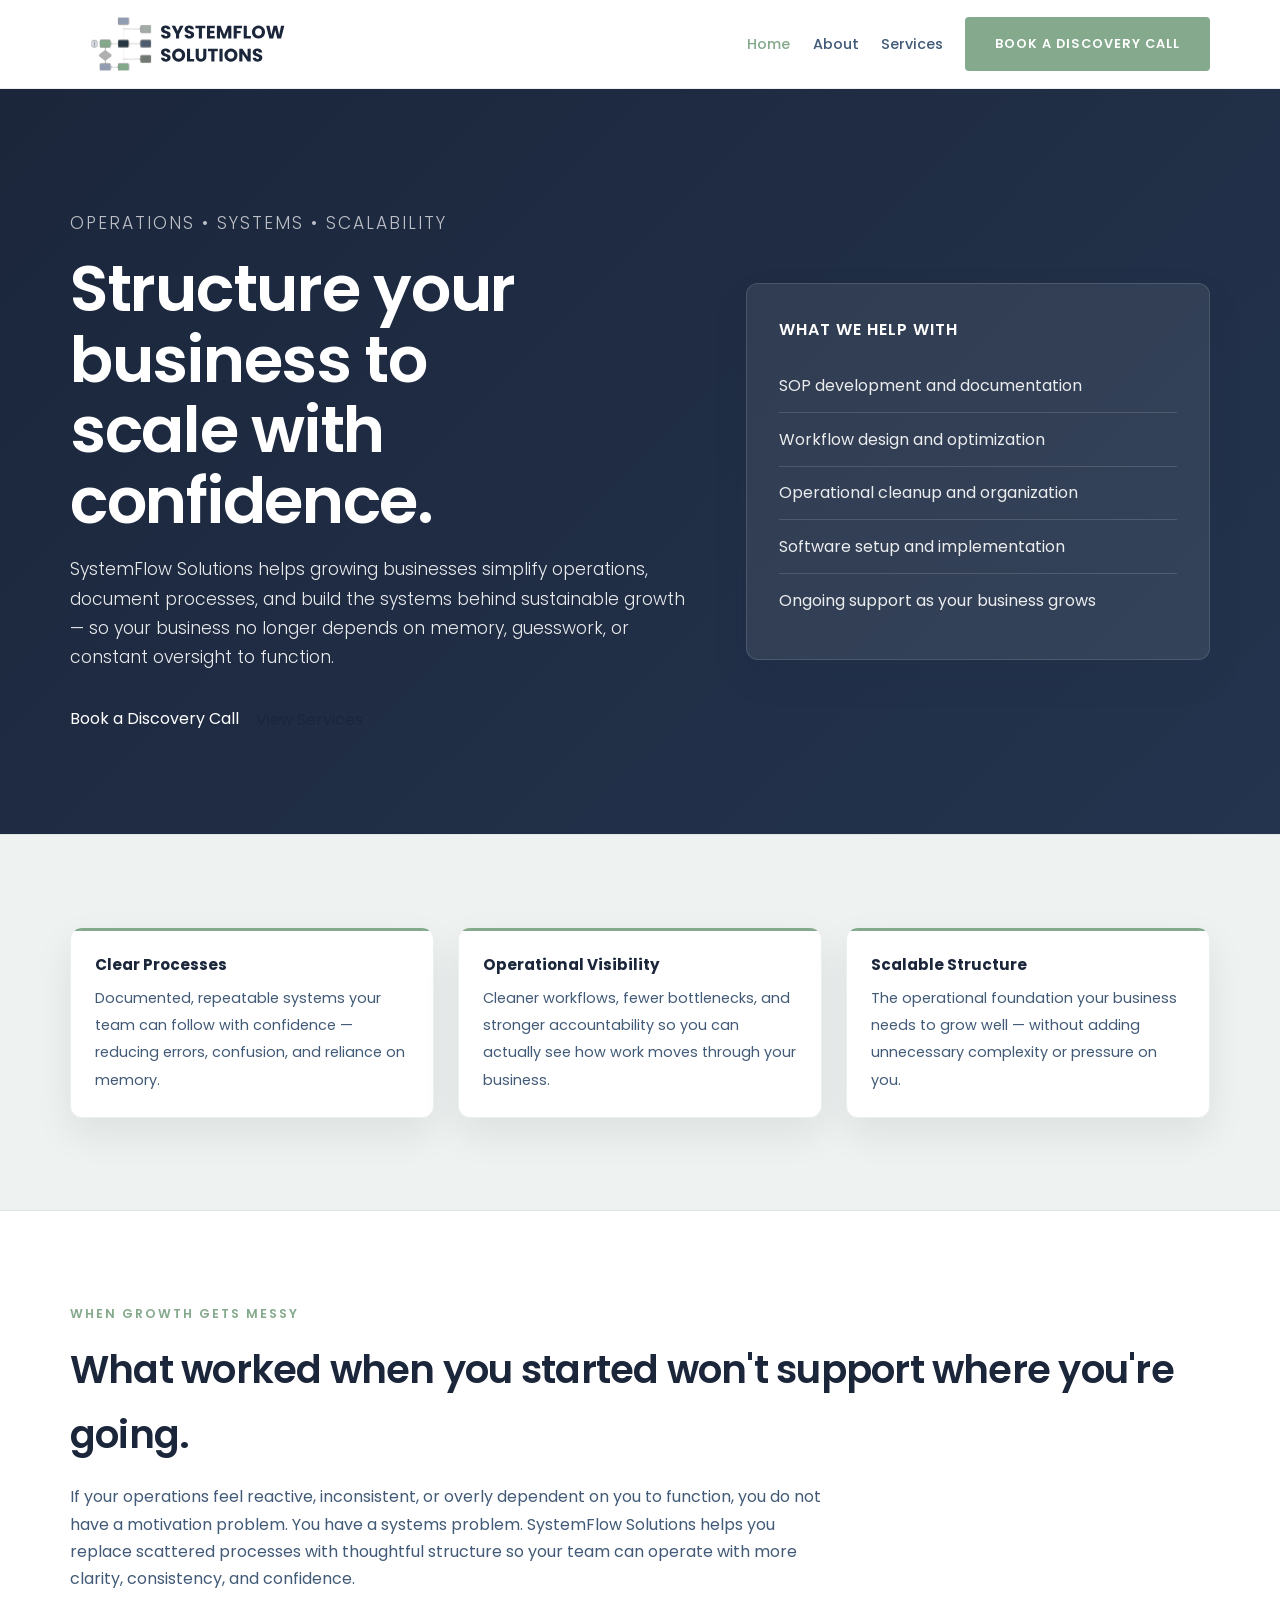
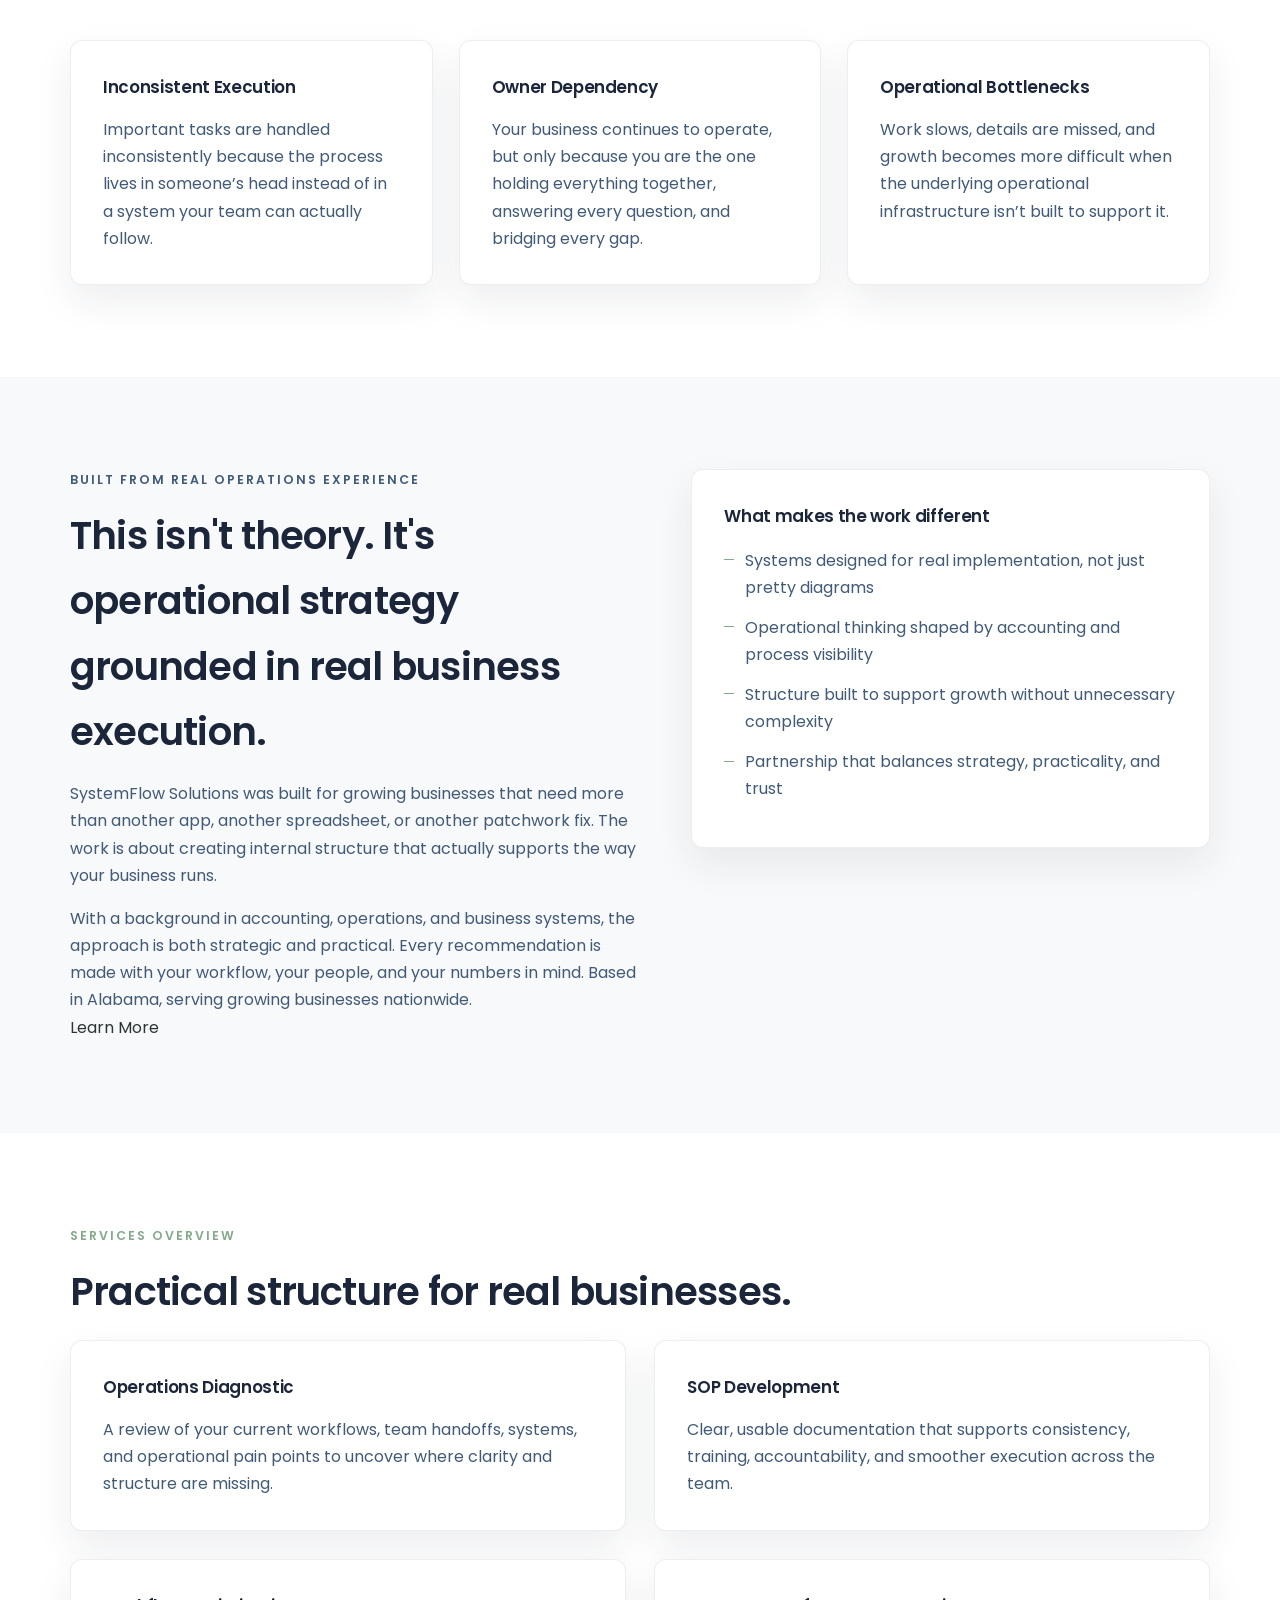
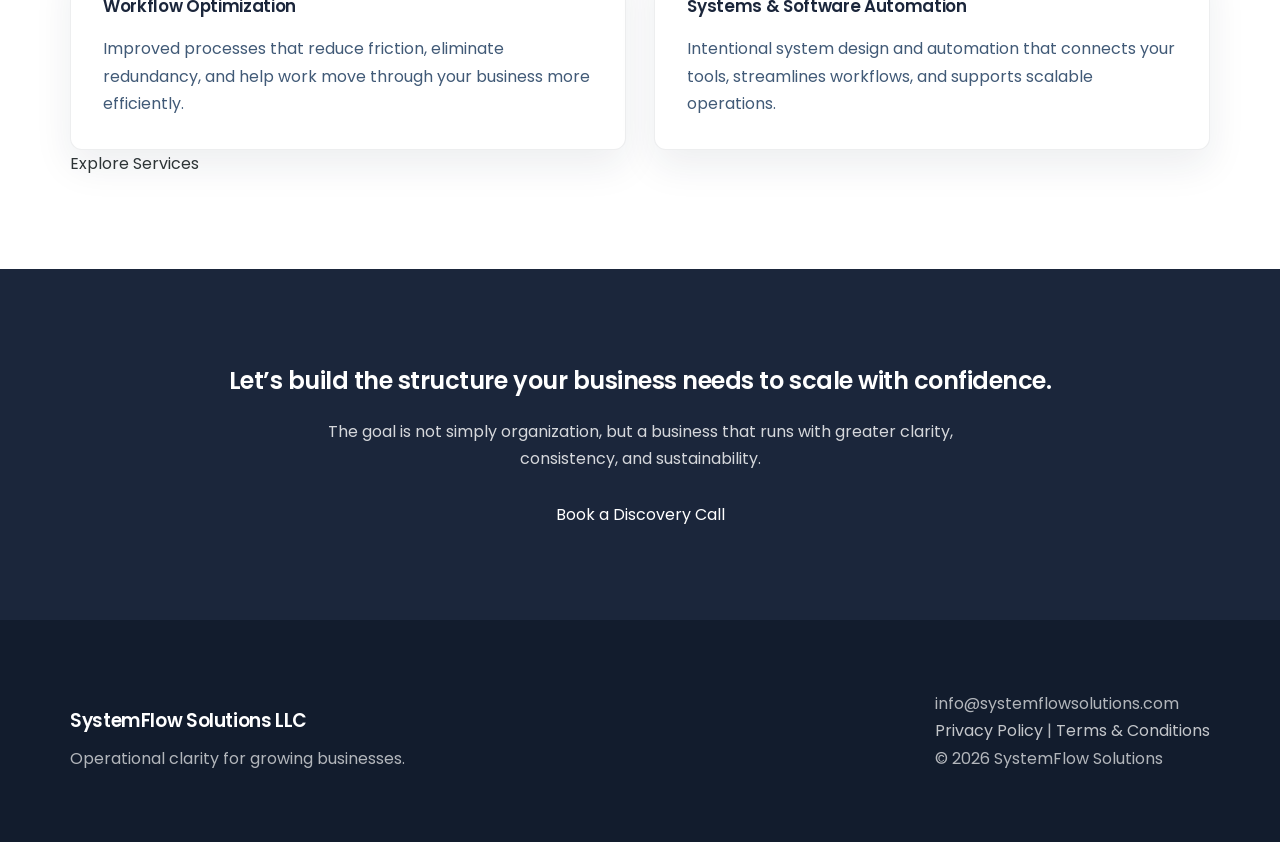
<file: index.html>
<!DOCTYPE html>
<html lang="en">
<head>
  <meta charset="UTF-8">
  <meta name="viewport" content="width=device-width, initial-scale=1.0">
  <title>Operations Consultant for Growing Businesses | SystemFlow Solutions</title>
  <meta name="description" content="Operations consulting for growing businesses. We build systems, document processes, and create structure so your business can scale with clarity and consistency.">
  <link rel="icon" type="image/png" href="favicon.png">
  <link rel="preconnect" href="https://fonts.googleapis.com">
  <link rel="preconnect" href="https://fonts.gstatic.com" crossorigin>
  <link href="https://fonts.googleapis.com/css2?family=Poppins:wght@300;400;500;600;700&display=swap" rel="stylesheet">
  <link href="https://assets.calendly.com/assets/external/widget.css" rel="stylesheet">
<script src="https://assets.calendly.com/assets/external/widget.js" async></script>
  <link rel="stylesheet" href="style.css">
</head>
<body>
  <nav>
    <div class="container nav-content">
      <a href="index.html" class="logo"><img src="logo.svg" alt="SystemFlow Solutions operations consulting for growing businesses"></a>
      <div class="nav-links">
        <a href="index.html" class="active">Home</a>
        <a href="about.html">About</a>
        <a href="services.html">Services</a>
        <a href="discovery.html" class="btn">Book a Discovery Call</a>
      </div>
    </div>
  </nav>

  <header class="hero">
    <div class="container hero-grid">
      <div>
        <p class="eyebrow">OPERATIONS • SYSTEMS • SCALABILITY</p>
        <h1>Structure your business to scale with confidence.</h1>
        <p>SystemFlow Solutions helps growing businesses simplify operations, document processes, and build the systems behind sustainable growth — so your business no longer depends on memory, guesswork, or constant oversight to function.</p>
        <div class="hero-actions">
         <a href="#" onclick="Calendly.initPopupWidget({url: 'https://calendly.com/kfrederick-systemflowsolutions/30min?primary_color=84a98c'});return false;" class="btn">Book a Discovery Call</a>
          <a href="services.html" class="btn btn-outline">View Services</a>
        </div>
      </div>
      <aside class="hero-card">
        <h3>What we help with</h3>
        <ul>
          <li>SOP development and documentation</li>
          <li>Workflow design and optimization</li>
          <li>Operational cleanup and organization</li>
          <li>Software setup and implementation</li>
          <li>Ongoing support as your business grows</li>
        </ul>
      </aside>
    </div>
  </header>

  <section class="band">
    <div class="container band-grid">
      <div class="band-item"><strong>Clear Processes</strong><span>Documented, repeatable systems your team can follow with confidence — reducing errors, confusion, and reliance on memory.</span></div>
      <div class="band-item"><strong>Operational Visibility</strong><span>Cleaner workflows, fewer bottlenecks, and stronger accountability so you can actually see how work moves through your business.</span></div>
      <div class="band-item"><strong>Scalable Structure</strong><span>The operational foundation your business needs to grow well — without adding unnecessary complexity or pressure on you.</span></div>
    </div>
  </section>

  <section class="section-light">
    <div class="container">
      <p class="kicker">When growth gets messy</p>
      <h2 class="section-title">What worked when you started won't support where you're going.</h2>
      <p class="section-intro">If your operations feel reactive, inconsistent, or overly dependent on you to function, you do not have a motivation problem. You have a systems problem. SystemFlow Solutions helps you replace scattered processes with thoughtful structure so your team can operate with more clarity, consistency, and confidence.</p>
      <div class="grid-3">
        <div class="card">
          <h3>Inconsistent Execution</h3>
          <p>Important tasks are handled inconsistently because the process lives in someone’s head instead of in a system your team can actually follow.</p>
        </div>
        <div class="card">
          <h3>Owner Dependency</h3>
          <p>Your business continues to operate, but only because you are the one holding everything together, answering every question, and bridging every gap.</p>
        </div>
        <div class="card">
          <h3>Operational Bottlenecks</h3>
          <p>Work slows, details are missed, and growth becomes more difficult when the underlying operational infrastructure isn’t built to support it.</p>
        </div>
      </div>
    </div>
  </section>

  <section class="section-muted">
    <div class="container split">
      <div class="copy">
        <p class="kicker">Built from real operations experience</p>
        <h2 class="section-title">This isn't theory. It's operational strategy grounded in real business execution.</h2>
        <p>SystemFlow Solutions was built for growing businesses that need more than another app, another spreadsheet, or another patchwork fix. The work is about creating internal structure that actually supports the way your business runs.</p>
        <p>With a background in accounting, operations, and business systems, the approach is both strategic and practical. Every recommendation is made with your workflow, your people, and your numbers in mind. Based in Alabama, serving growing businesses nationwide.</p>
        <a href="about.html" class="btn" style="margin-top:1.5rem;">Learn More</a>
      </div>
      <div class="card">
        <h3>What makes the work different</h3>
        <ul class="list-clean">
          <li>Systems designed for real implementation, not just pretty diagrams</li>
          <li>Operational thinking shaped by accounting and process visibility</li>
          <li>Structure built to support growth without unnecessary complexity</li>
          <li>Partnership that balances strategy, practicality, and trust</li>
        </ul>
      </div>
    </div>
  </section>

  <section class="section-light">
    <div class="container">
      <p class="kicker">Services overview</p>
      <h2 class="section-title">Practical structure for real businesses.</h2>
      <div class="grid-2">
        <div class="card">
          <h3>Operations Diagnostic</h3>
          <p>A review of your current workflows, team handoffs, systems, and operational pain points to uncover where clarity and structure are missing.</p>
        </div>
        <div class="card">
          <h3>SOP Development</h3>
          <p>Clear, usable documentation that supports consistency, training, accountability, and smoother execution across the team.</p>
        </div>
        <div class="card">
          <h3>Workflow Optimization</h3>
          <p>Improved processes that reduce friction, eliminate redundancy, and help work move through your business more efficiently.</p>
        </div>
        <div class="card">
          <h3>Systems & Software Automation</h3>
          <p>Intentional system design and automation that connects your tools, streamlines workflows, and supports scalable operations.</p>
        </div>
      </div>
      <a href="services.html" class="btn" style="margin-top:2rem;">Explore Services</a>
    </div>
  </section>

  <section class="cta-section">
    <div class="container">
      <h2>Let’s build the structure your business needs to scale with confidence.</h2>
      <p>The goal is not simply organization, but a business that runs with greater clarity, consistency, and sustainability.</p>
      <a href="discovery.html" class="btn">Book a Discovery Call</a>
    </div>
  </section>

  <footer>
    <div class="container footer-grid">
      <div>
        <h3>SystemFlow Solutions LLC</h3>
        <p>Operational clarity for growing businesses.</p>
      </div>
       <div>
      <p>info@systemflowsolutions.com</p>
      <p><a href="privacy.html">Privacy Policy</a> | <a href="terms.html">Terms &amp; Conditions</a></p>
      <p>© 2026 SystemFlow Solutions</p>
      </div>
    </div>
  </footer>
</body>
</html>
</file>
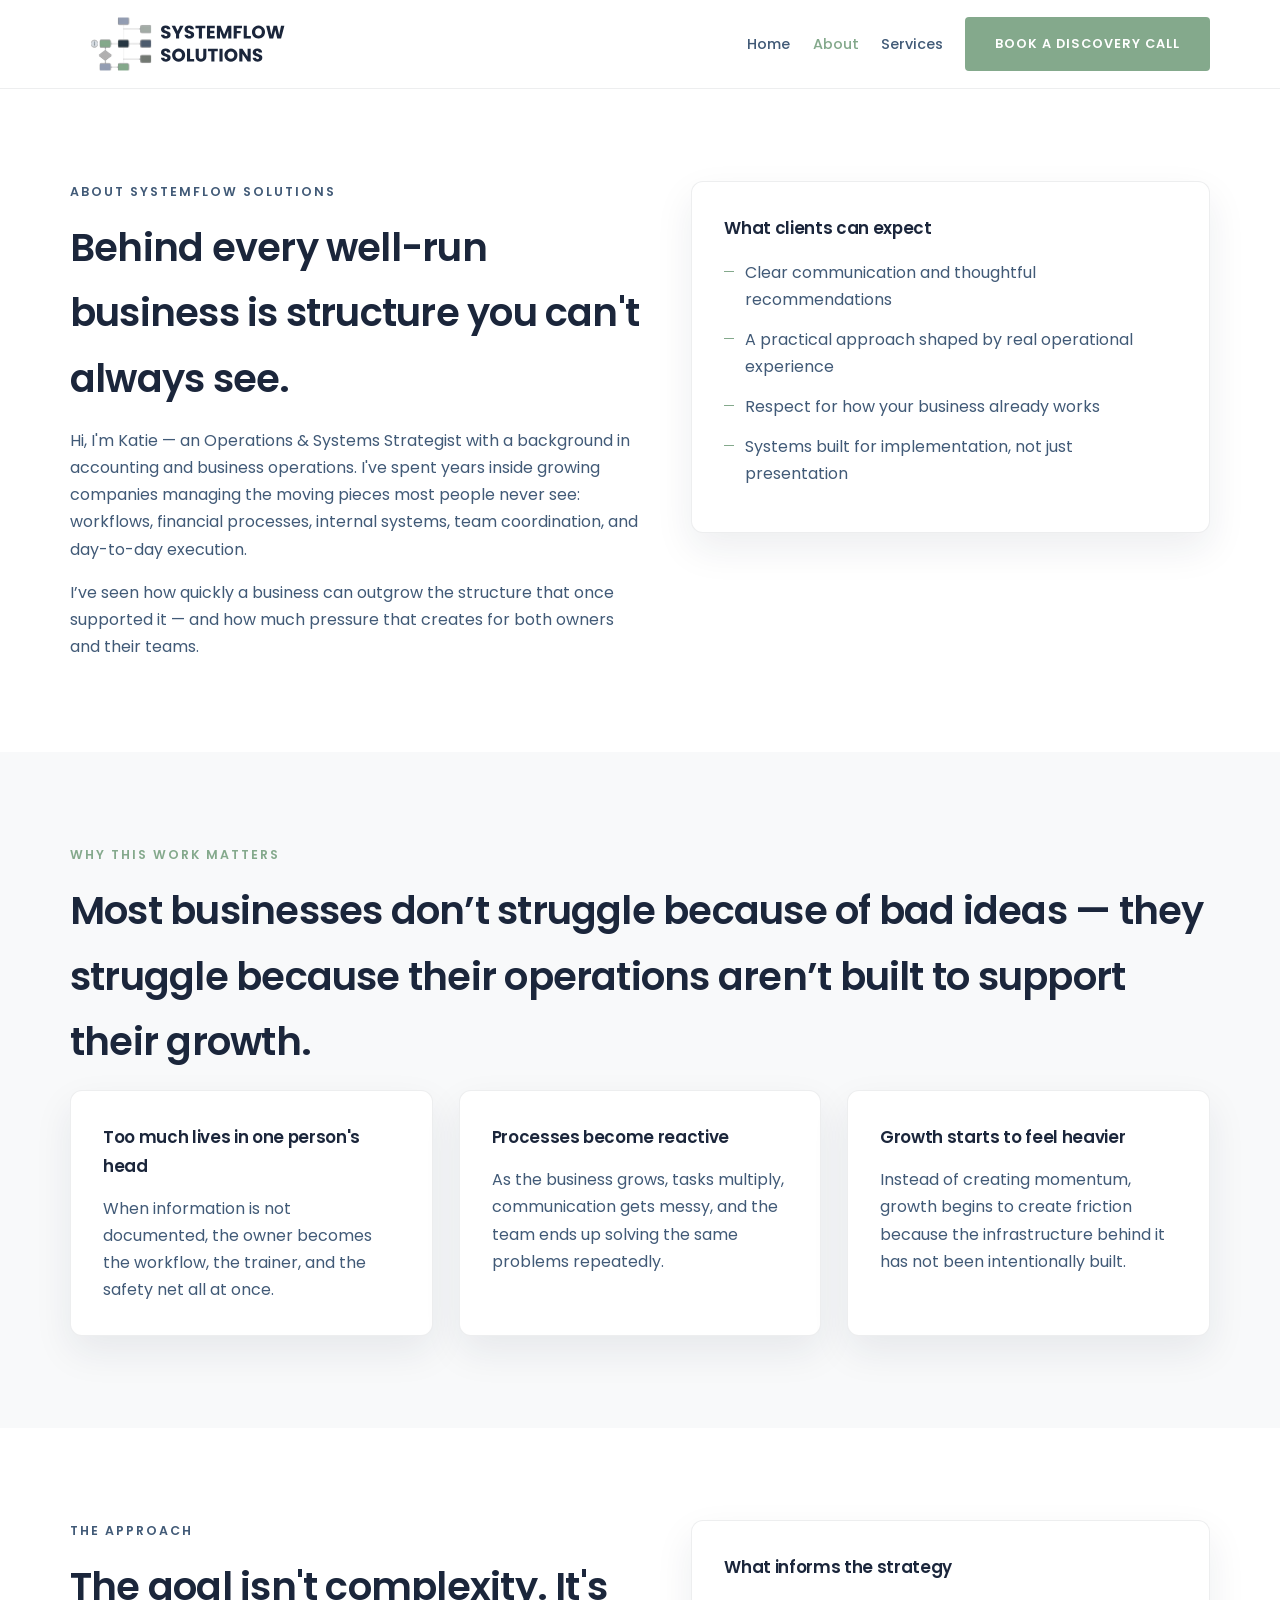
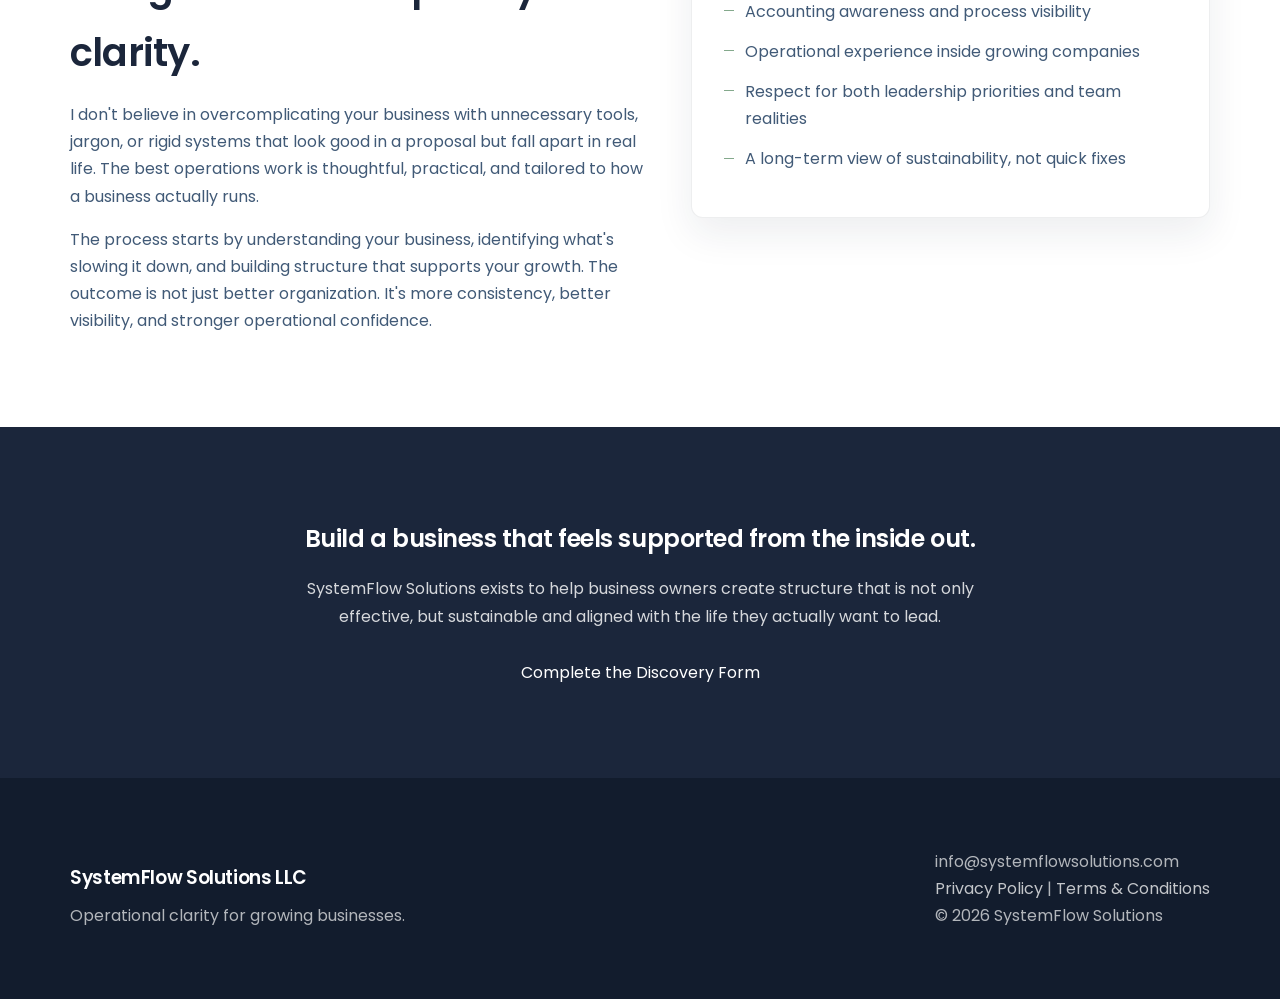
<file: about.html>
<!DOCTYPE html>
<html lang="en">
<head>
  <meta charset="UTF-8">
  <meta name="viewport" content="width=device-width, initial-scale=1.0">
  <title>About | Operations & Systems Strategist | SystemFlow Solutions</title>
  <meta name="description" content="Meet the operations strategist behind SystemFlow Solutions. Real-world experience in systems, workflows, and business operations.">
  <link rel="icon" type="image/png" href="favicon.png">
  <link rel="preconnect" href="https://fonts.googleapis.com">
  <link rel="preconnect" href="https://fonts.gstatic.com" crossorigin>
  <link href="https://fonts.googleapis.com/css2?family=Poppins:wght@300;400;500;600;700&display=swap" rel="stylesheet">
  <link rel="stylesheet" href="style.css">
</head>
<body>
  <nav>
    <div class="container nav-content">
      <a href="index.html" class="logo"><img src="logo.svg" alt="SystemFlow Solutions operations consulting for growing businesses"></a>
      <div class="nav-links">
        <a href="index.html">Home</a>
        <a href="about.html" class="active">About</a>
        <a href="services.html">Services</a>
        <a href="discovery.html" class="btn">Book a Discovery Call</a>
      </div>
    </div>
  </nav>

  <section class="section-light">
    <div class="container split">
      <div class="copy">
        <p class="kicker">About SystemFlow Solutions</p>
        <h1 class="section-title">Behind every well-run business is structure you can't always see.</h1>
        <p>Hi, I'm Katie — an Operations &amp; Systems Strategist with a background in accounting and business operations. I've spent years inside growing companies managing the moving pieces most people never see: workflows, financial processes, internal systems, team coordination, and day-to-day execution.</p>
        <p>I’ve seen how quickly a business can outgrow the structure that once supported it — and how much pressure that creates for both owners and their teams.</p>
      </div>
      <div class="card">
        <h3>What clients can expect</h3>
        <ul class="list-clean">
          <li>Clear communication and thoughtful recommendations</li>
          <li>A practical approach shaped by real operational experience</li>
          <li>Respect for how your business already works</li>
          <li>Systems built for implementation, not just presentation</li>
        </ul>
      </div>
    </div>
  </section>

  <section class="section-muted">
    <div class="container">
      <p class="kicker">Why this work matters</p>
      <h2 class="section-title">Most businesses don’t struggle because of bad ideas — they struggle because their operations aren’t built to support their growth.</h2>
      <div class="grid-3">
        <div class="card">
          <h3>Too much lives in one person's head</h3>
          <p>When information is not documented, the owner becomes the workflow, the trainer, and the safety net all at once.</p>
        </div>
        <div class="card">
          <h3>Processes become reactive</h3>
          <p>As the business grows, tasks multiply, communication gets messy, and the team ends up solving the same problems repeatedly.</p>
        </div>
        <div class="card">
          <h3>Growth starts to feel heavier</h3>
          <p>Instead of creating momentum, growth begins to create friction because the infrastructure behind it has not been intentionally built.</p>
        </div>
      </div>
    </div>
  </section>

  <section class="section-light">
    <div class="container split">
      <div class="copy">
        <p class="kicker">The approach</p>
        <h2 class="section-title">The goal isn't complexity. It's clarity.</h2>
        <p>I don't believe in overcomplicating your business with unnecessary tools, jargon, or rigid systems that look good in a proposal but fall apart in real life. The best operations work is thoughtful, practical, and tailored to how a business actually runs.</p>
        <p>The process starts by understanding your business, identifying what's slowing it down, and building structure that supports your growth. The outcome is not just better organization. It's more consistency, better visibility, and stronger operational confidence.</p>
      </div>
      <div class="card">
        <h3>What informs the strategy</h3>
        <ul class="list-clean">
          <li>Accounting awareness and process visibility</li>
          <li>Operational experience inside growing companies</li>
          <li>Respect for both leadership priorities and team realities</li>
          <li>A long-term view of sustainability, not quick fixes</li>
        </ul>
      </div>
    </div>
  </section>

  <section class="cta-section">
    <div class="container">
      <h2>Build a business that feels supported from the inside out.</h2>
      <p>SystemFlow Solutions exists to help business owners create structure that is not only effective, but sustainable and aligned with the life they actually want to lead.</p>
      <a href="discovery.html" class="btn">Complete the Discovery Form</a>
    </div>
  </section>

    <footer>
    <div class="container footer-grid">
      <div>
        <h3>SystemFlow Solutions LLC</h3>
        <p>Operational clarity for growing businesses.</p>
      </div>
      <div>
      <p>info@systemflowsolutions.com</p>
      <p><a href="privacy.html">Privacy Policy</a> | <a href="terms.html">Terms &amp; Conditions</a></p>
      <p>© 2026 SystemFlow Solutions</p>
      </div>
    </div>
  </footer>
</body>
</html>
</file>
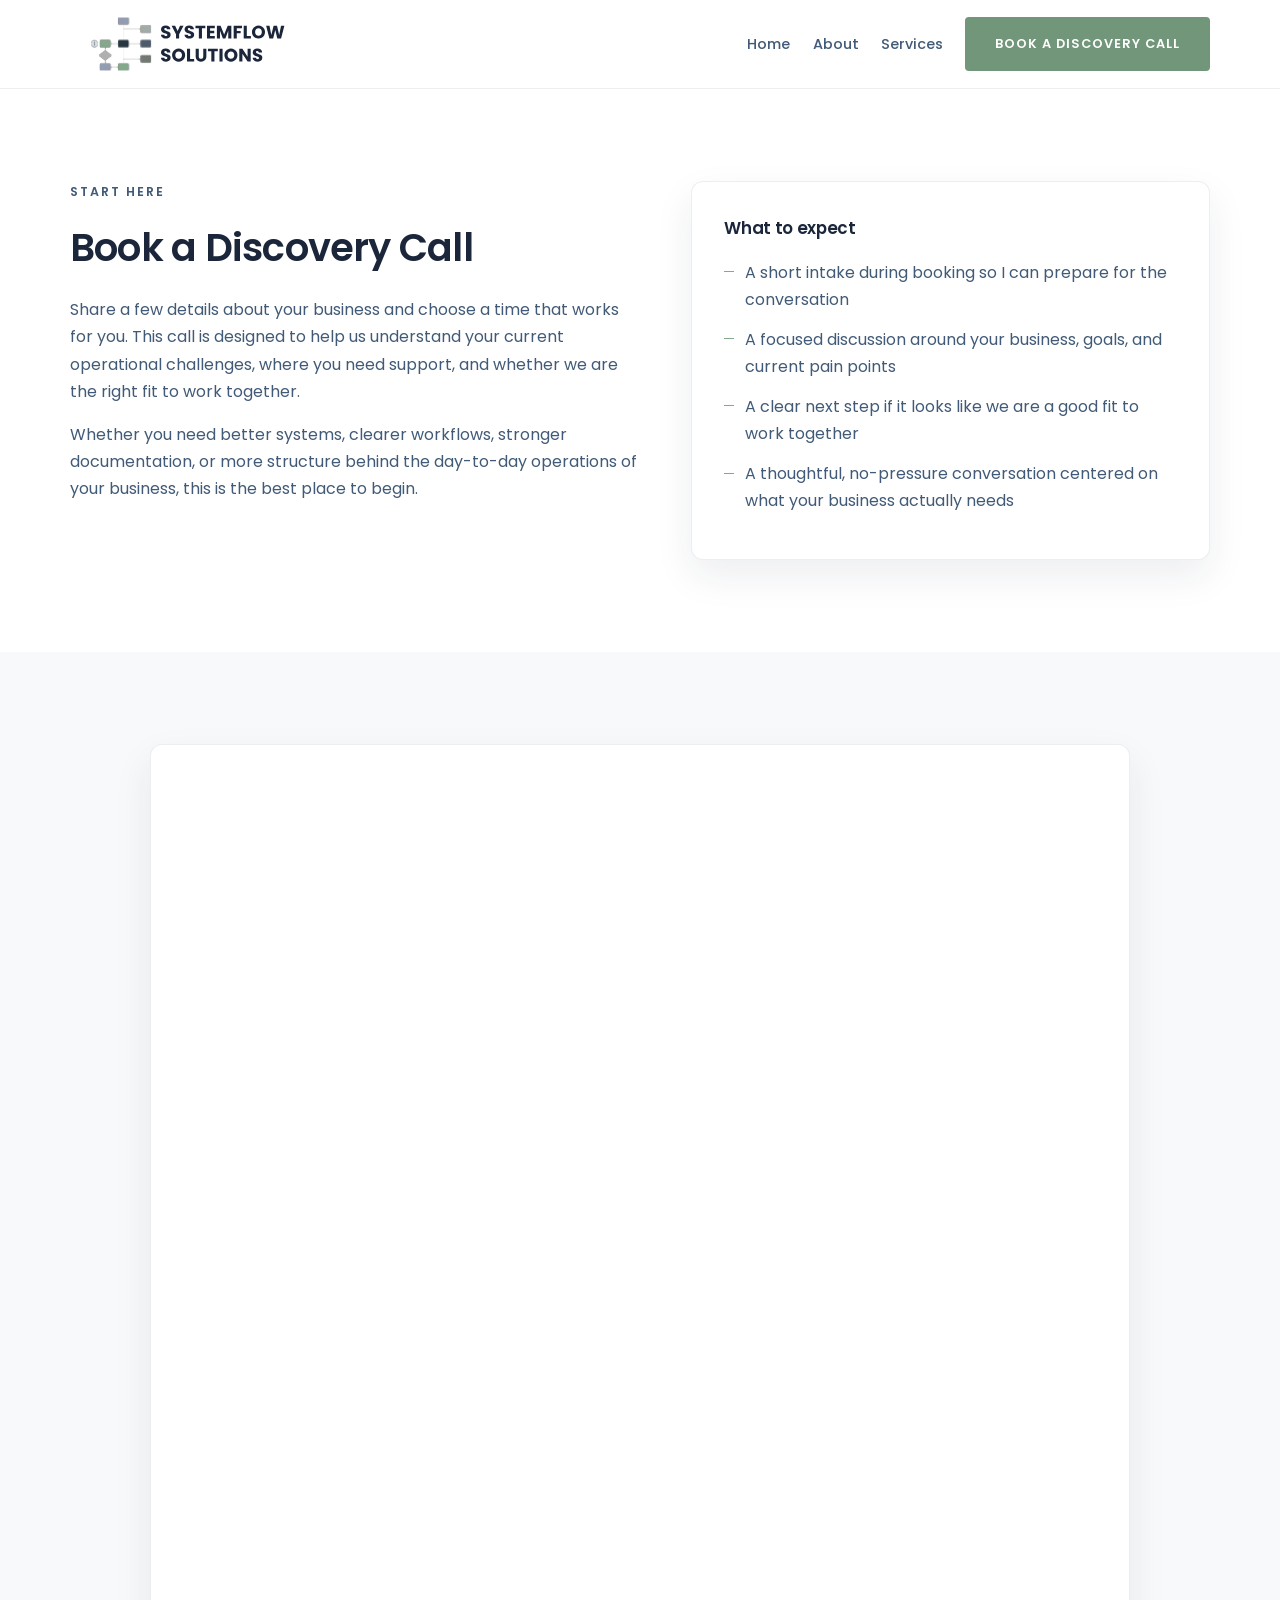
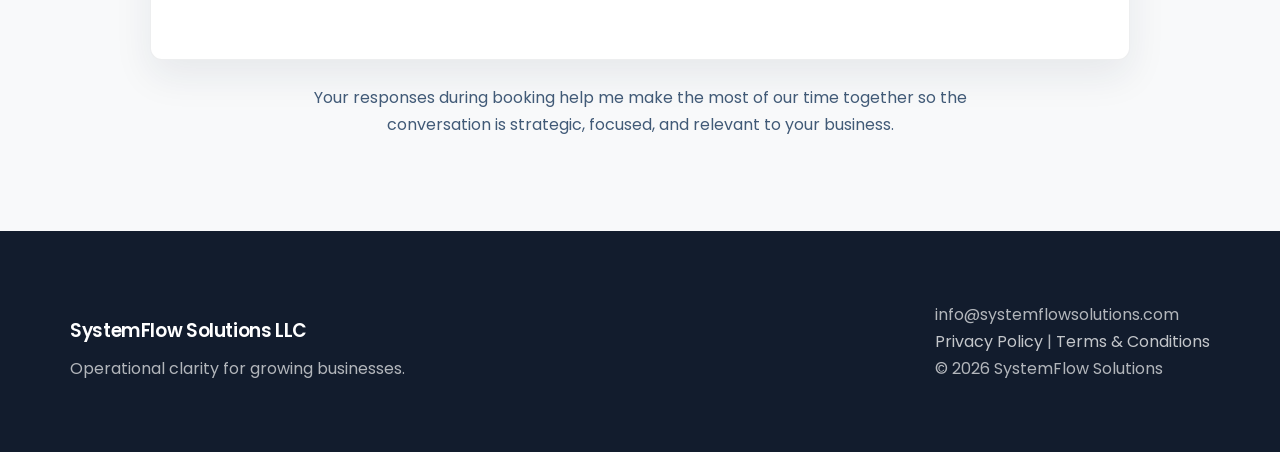
<file: discovery.html>
<!DOCTYPE html>
<html lang="en">
<head>
  <meta charset="UTF-8">
  <meta name="viewport" content="width=device-width, initial-scale=1.0">
  <title>Book a Discovery Call | SystemFlow Solutions </title>
  <meta name="description" content="Book a discovery call to evaluate your business operations, identify inefficiencies, and build a plan for scalable systems.">
  <link rel="icon" type="image/png" href="favicon.png">
  <link rel="preconnect" href="https://fonts.googleapis.com">
  <link rel="preconnect" href="https://fonts.gstatic.com" crossorigin>
  <link href="https://fonts.googleapis.com/css2?family=Poppins:wght@300;400;500;600;700&display=swap" rel="stylesheet">
  <link rel="stylesheet" href="style.css">

  <link href="https://assets.calendly.com/assets/external/widget.css" rel="stylesheet">
  <script src="https://assets.calendly.com/assets/external/widget.js" async></script>
</head>
<body>
  <nav>
    <div class="container nav-content">
      <a href="index.html" class="logo"><img src="logo.svg" alt="SystemFlow Solutions operations consulting for growing businesses"></a>
      <div class="nav-links">
        <a href="index.html">Home</a>
        <a href="about.html">About</a>
        <a href="services.html">Services</a>
        <a href="discovery.html" class="active btn">Book a Discovery Call</a>
      </div>
    </div>
  </nav>

  <section class="section-light">
    <div class="container split">
      <div class="copy">
        <p class="kicker">Start here</p>
        <h1 class="section-title">Book a Discovery Call</h1>
        <p>
          Share a few details about your business and choose a time that works for you.
          This call is designed to help us understand your current operational challenges,
          where you need support, and whether we are the right fit to work together.
        </p>
        <p>
          Whether you need better systems, clearer workflows, stronger documentation,
          or more structure behind the day-to-day operations of your business, this is
          the best place to begin.
        </p>
      </div>

      <div class="card">
        <h3>What to expect</h3>
        <ul class="list-clean">
          <li>A short intake during booking so I can prepare for the conversation</li>
          <li>A focused discussion around your business, goals, and current pain points</li>
          <li>A clear next step if it looks like we are a good fit to work together</li>
          <li>A thoughtful, no-pressure conversation centered on what your business actually needs</li>
        </ul>
      </div>
    </div>
  </section>

  <section class="section-muted">
    <div class="container" style="max-width: 980px;">
      <div class="card" style="padding: 2rem;">
        <div
          class="calendly-inline-widget"
          data-url="https://calendly.com/kfrederick-systemflowsolutions/30min?primary_color=84a98c"
          style="min-width:320px;height:850px;">
        </div>
      </div>

      <p style="margin-top: 1.5rem; text-align: center; color: var(--slate); max-width: 760px; margin-left: auto; margin-right: auto;">
        Your responses during booking help me make the most of our time together so the conversation is strategic, focused, and relevant to your business.
      </p>
    </div>
  </section>

    <footer>
    <div class="container footer-grid">
      <div>
        <h3>SystemFlow Solutions LLC</h3>
        <p>Operational clarity for growing businesses.</p>
      </div>
       <div>
      <p>info@systemflowsolutions.com</p>
      <p><a href="privacy.html">Privacy Policy</a> | <a href="terms.html">Terms &amp; Conditions</a></p>
      <p>© 2026 SystemFlow Solutions</p>
      </div>
    </div>
  </footer>
</body>
</html>
</file>
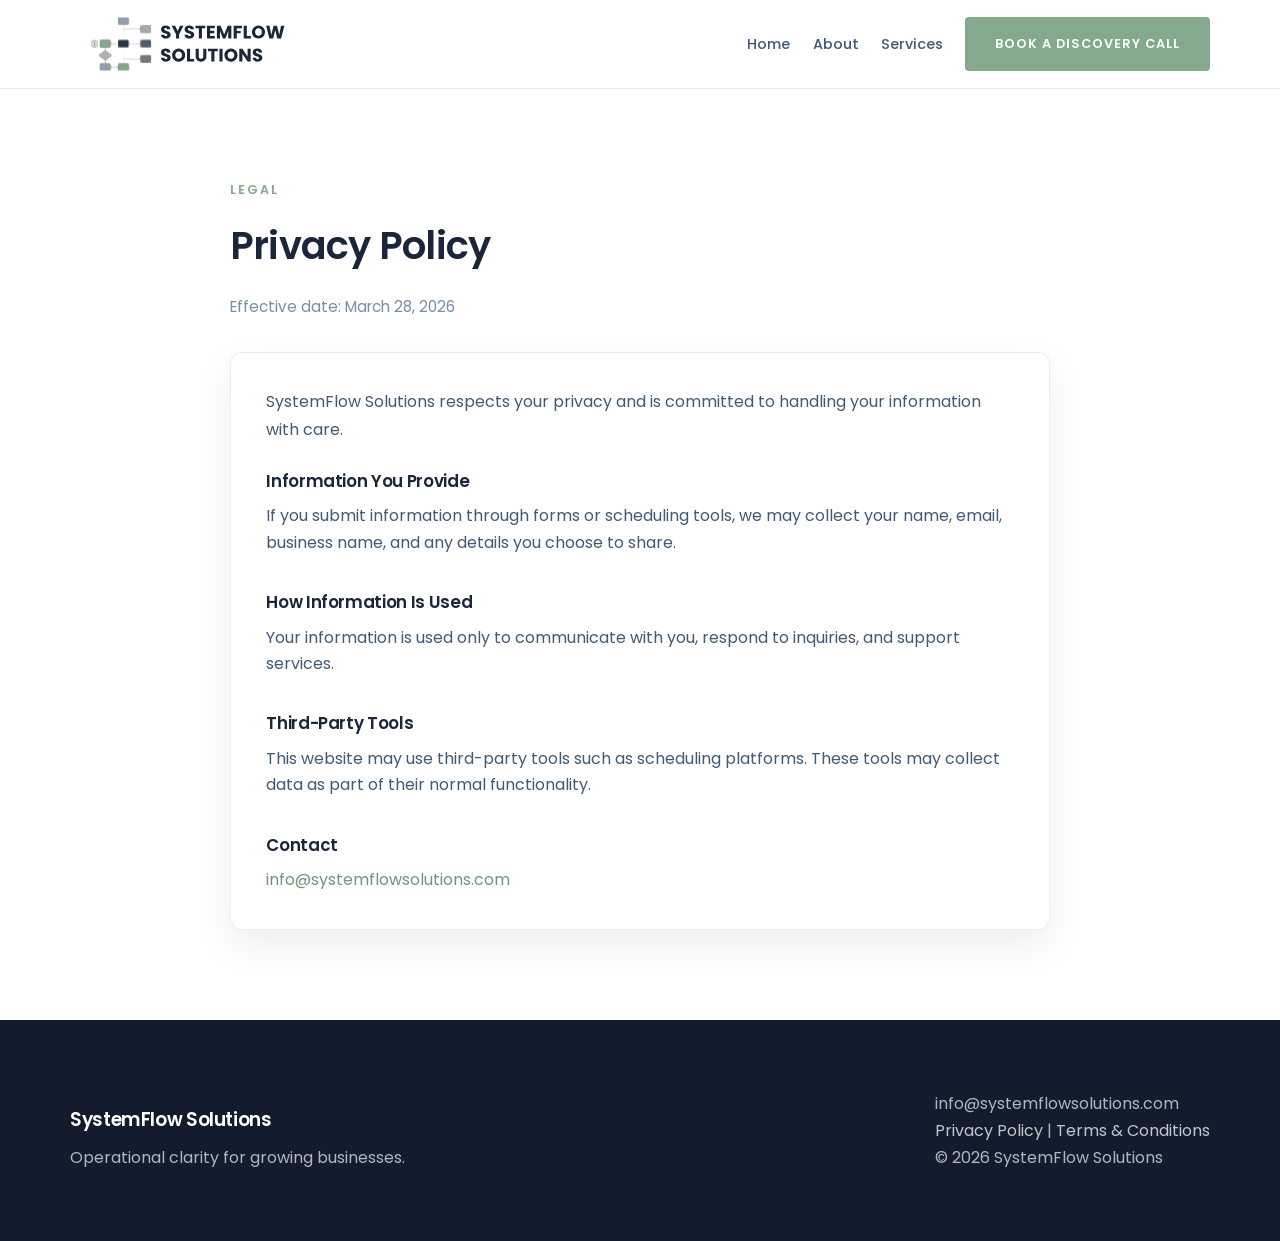
<file: privacy.html>
<!DOCTYPE html>
<html lang="en">
<head>
  <meta charset="UTF-8">
  <meta name="viewport" content="width=device-width, initial-scale=1.0">
  <title>Privacy Policy | SystemFlow Solutions</title>
  <meta name="description" content="Privacy Policy for SystemFlow Solutions.">
  <link rel="icon" type="image/png" href="favicon.png">
  <link rel="preconnect" href="https://fonts.googleapis.com">
  <link rel="preconnect" href="https://fonts.gstatic.com" crossorigin>
  <link href="https://fonts.googleapis.com/css2?family=Poppins:wght@300;400;500;600;700&display=swap" rel="stylesheet">
  <link rel="stylesheet" href="style.css">
</head>
<body>
  <nav>
    <div class="container nav-content">
      <a href="index.html" class="logo">
        <img src="logo.svg" alt="SystemFlow Solutions operations consulting for growing businesses">
      </a>
      <div class="nav-links">
        <a href="index.html">Home</a>
        <a href="about.html">About</a>
        <a href="services.html">Services</a>
        <a href="discovery.html" class="btn">Book a Discovery Call</a>
      </div>
    </div>
  </nav>

  <section class="section-light legal-page-wrap">
    <div class="container legal-page-container">
      <p class="kicker">Legal</p>
      <h1 class="section-title">Privacy Policy</h1>
      <p class="legal-date">Effective date: March 28, 2026</p>

      <div class="card legal-page-card">
        <p class="legal-lead">
          SystemFlow Solutions respects your privacy and is committed to handling your information with care.
        </p>

        <div class="legal-item">
          <h3>Information You Provide</h3>
          <p>
            If you submit information through forms or scheduling tools, we may collect your name, email,
            business name, and any details you choose to share.
          </p>
        </div>

        <div class="legal-item">
          <h3>How Information Is Used</h3>
          <p>
            Your information is used only to communicate with you, respond to inquiries, and support services.
          </p>
        </div>

        <div class="legal-item">
          <h3>Third-Party Tools</h3>
          <p>
            This website may use third-party tools such as scheduling platforms. These tools may collect data
            as part of their normal functionality.
          </p>
        </div>

        <div class="legal-item">
          <h3>Contact</h3>
          <p>
            <a href="mailto:info@systemflowsolutions.com">info@systemflowsolutions.com</a>
          </p>
        </div>
      </div>
    </div>
  </section>

  <footer>
    <div class="container footer-grid">
      <div>
        <h3>SystemFlow Solutions</h3>
        <p>Operational clarity for growing businesses.</p>
      </div>
      <div>
        <p>info@systemflowsolutions.com</p>
        <p><a href="privacy.html">Privacy Policy</a> | <a href="terms.html">Terms &amp; Conditions</a></p>
        <p>© 2026 SystemFlow Solutions</p>
      </div>
    </div>
  </footer>
</body>
</html>
</file>
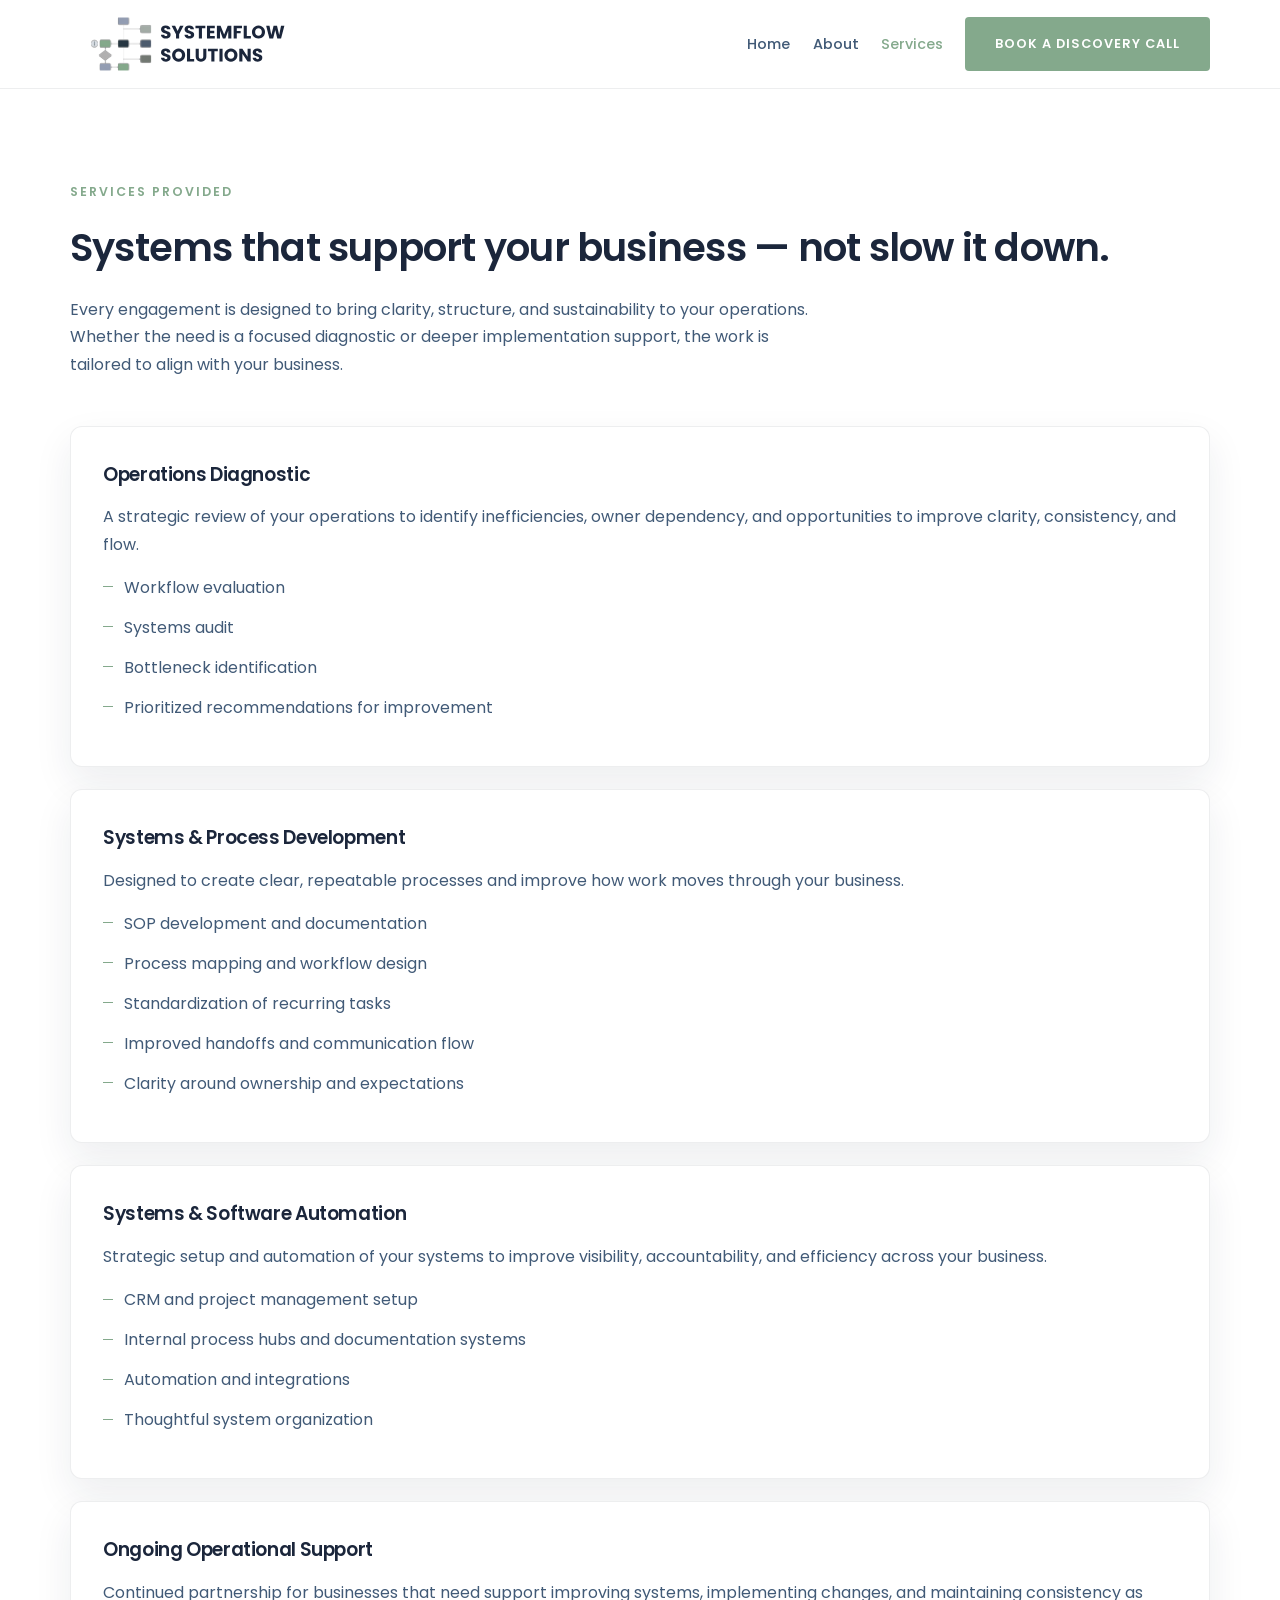
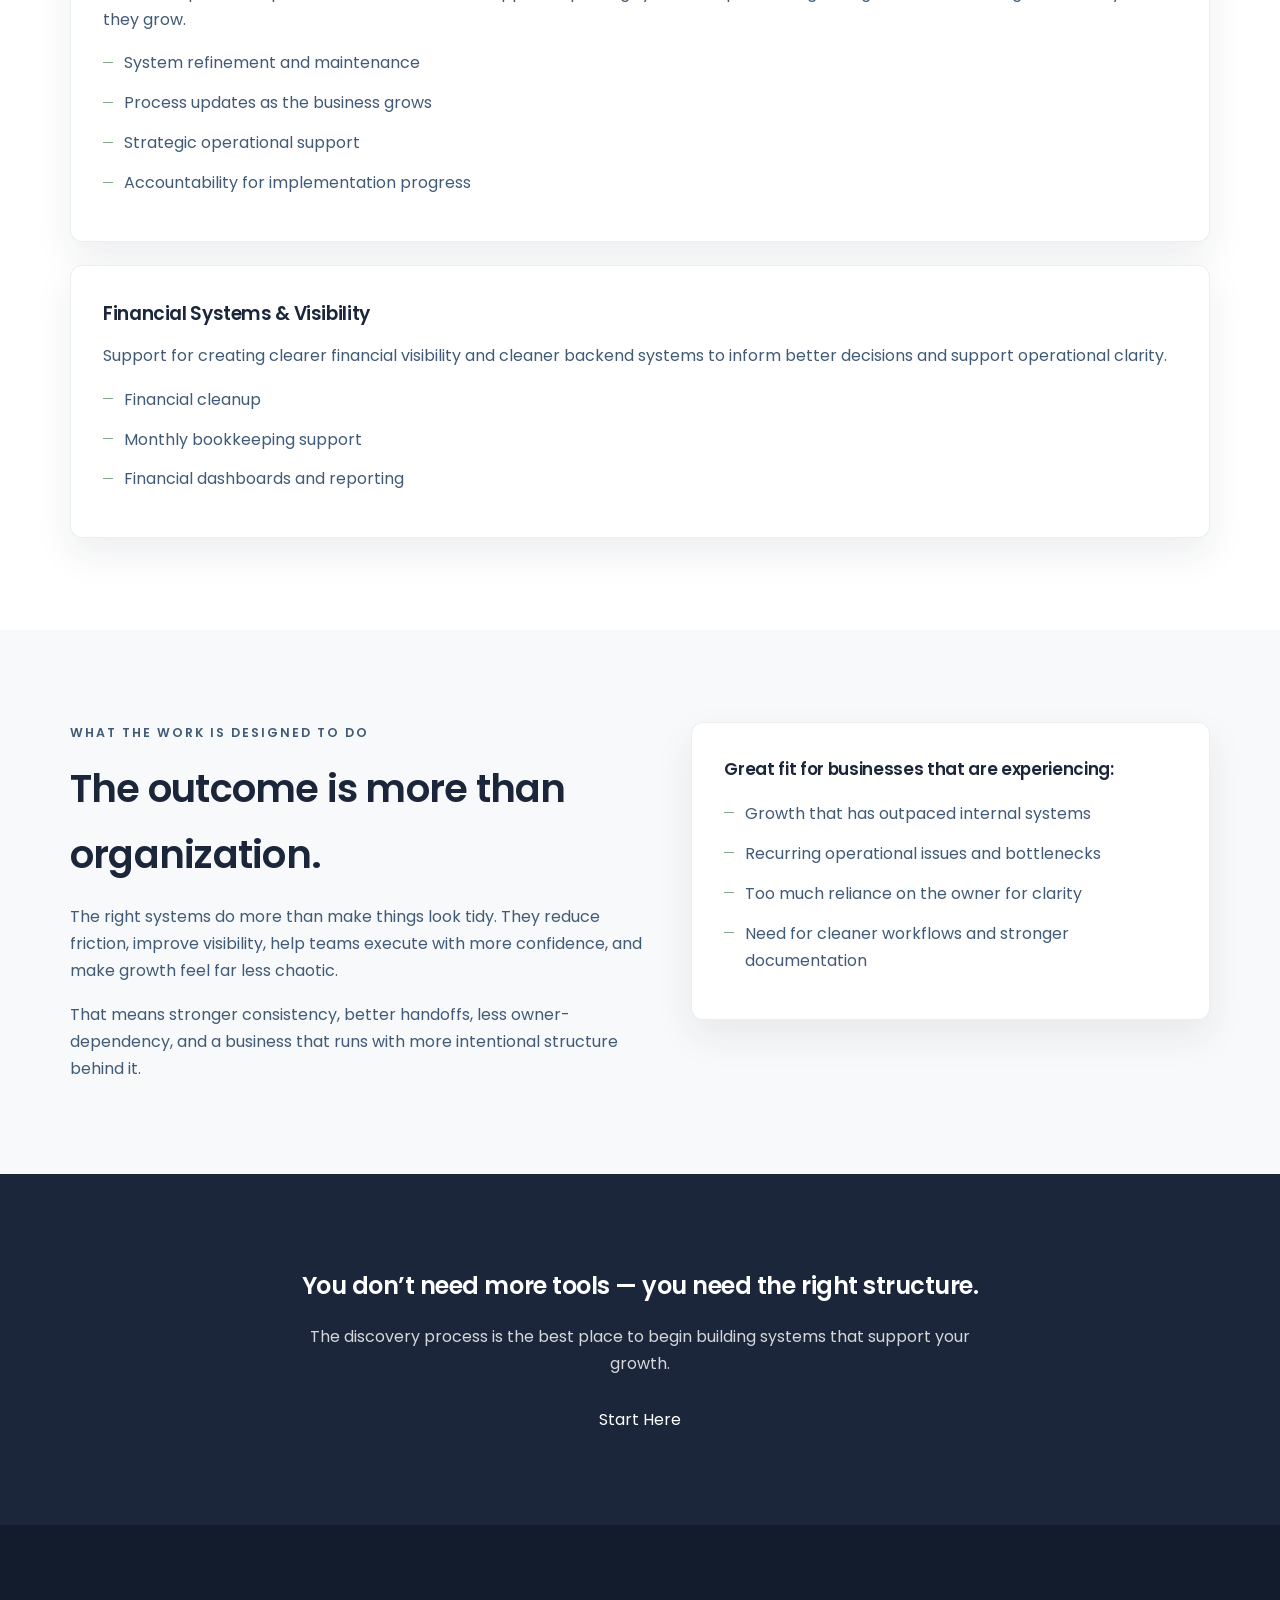
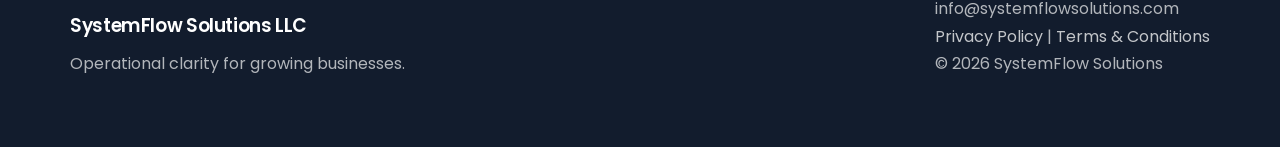
<file: services.html>
<!DOCTYPE html>
<html lang="en">
<head>
  <meta charset="UTF-8">
  <meta name="viewport" content="width=device-width, initial-scale=1.0">
  <title>Business Systems & Process Consulting Services | SystemFlow Solutions</title>
  <meta name="description" content="SOP development, workflow optimization, and business systems consulting. Build the structure your business needs to scale efficiently.">
  <link rel="icon" type="image/png" href="favicon.png">
  <link rel="preconnect" href="https://fonts.googleapis.com">
  <link rel="preconnect" href="https://fonts.gstatic.com" crossorigin>
  <link href="https://fonts.googleapis.com/css2?family=Poppins:wght@300;400;500;600;700&display=swap" rel="stylesheet">
  <link rel="stylesheet" href="style.css">
</head>
<body>
  <nav>
    <div class="container nav-content">
      <a href="index.html" class="logo"><img src="logo.svg" alt="SystemFlow Solutions operations consulting for growing businesses"></a>
      <div class="nav-links">
        <a href="index.html">Home</a>
        <a href="about.html">About</a>
        <a href="services.html" class="active">Services</a>
        <a href="discovery.html" class="btn">Book a Discovery Call</a>
      </div>
    </div>
  </nav>

  <section class="section-light">
    <div class="container">
      <p class="kicker">Services provided</p>
      <h1 class="section-title">Systems that support your business — not slow it down.</h1>
      <p class="section-intro">Every engagement is designed to bring clarity, structure, and sustainability to your operations. Whether the need is a focused diagnostic or deeper implementation support, the work is tailored to align with your business.</p>

      <div class="service-block">
        <h3>Operations Diagnostic</h3>
        <p>A strategic review of your operations to identify inefficiencies, owner dependency, and opportunities to improve clarity, consistency, and flow.</p>
        <ul class="list-clean">
          <li>Workflow evaluation</li>
          <li>Systems audit</li>
          <li>Bottleneck identification</li>
          <li>Prioritized recommendations for improvement</li>
        </ul>
      </div>

      <div class="service-block">
        <h3>Systems & Process Development</h3>
        <p>Designed to create clear, repeatable processes and improve how work moves through your business.</p>
        <ul class="list-clean">
          <li>SOP development and documentation</li>
          <li>Process mapping and workflow design</li>
          <li>Standardization of recurring tasks</li>
          <li>Improved handoffs and communication flow</li>
          <li>Clarity around ownership and expectations</li>
        </ul>
      </div>

      <div class="service-block">
        <h3>Systems & Software Automation</h3>
        <p>Strategic setup and automation of your systems to improve visibility, accountability, and efficiency across your business.</p>
        <ul class="list-clean">
          <li>CRM and project management setup</li>
          <li>Internal process hubs and documentation systems</li>
          <li>Automation and integrations</li>
          <li>Thoughtful system organization</li>
        </ul>
      </div>

      <div class="service-block">
        <h3>Ongoing Operational Support</h3>
        <p>Continued partnership for businesses that need support improving systems, implementing changes, and maintaining consistency as they grow.</p>
        <ul class="list-clean">
          <li>System refinement and maintenance</li>
          <li>Process updates as the business grows</li>
          <li>Strategic operational support</li>
          <li>Accountability for implementation progress</li>
        </ul>
      </div>

      <div class="service-block">
        <h3>Financial Systems & Visibility</h3>
        <p>Support for creating clearer financial visibility and cleaner backend systems to inform better decisions and support operational clarity.</p>
        <ul class="list-clean">
          <li>Financial cleanup</li>
          <li>Monthly bookkeeping support</li>
          <li>Financial dashboards and reporting</li>
        </ul>
      </div>
    </div>
  </section>

  <section class="section-muted">
    <div class="container split">
      <div class="copy">
        <p class="kicker">What the work is designed to do</p>
        <h2 class="section-title">The outcome is more than organization.</h2>
        <p>The right systems do more than make things look tidy. They reduce friction, improve visibility, help teams execute with more confidence, and make growth feel far less chaotic.</p>
        <p>That means stronger consistency, better handoffs, less owner-dependency, and a business that runs with more intentional structure behind it.</p>
      </div>
      <div class="card">
        <h3>Great fit for businesses that are experiencing:</h3>
        <ul class="list-clean">
          <li>Growth that has outpaced internal systems</li>
          <li>Recurring operational issues and bottlenecks</li>
          <li>Too much reliance on the owner for clarity</li>
          <li>Need for cleaner workflows and stronger documentation</li>
        </ul>
      </div>
    </div>
  </section>

  <section class="cta-section">
    <div class="container">
      <h2>You don’t need more tools — you need the right structure.</h2>
      <p>The discovery process is the best place to begin building systems that support your growth.</p>
      <a href="discovery.html" class="btn">Start Here</a>
    </div>
  </section>

   <footer>
    <div class="container footer-grid">
      <div>
        <h3>SystemFlow Solutions LLC</h3>
        <p>Operational clarity for growing businesses.</p>
      </div>
      <div>
      <p>info@systemflowsolutions.com</p>
      <p><a href="privacy.html">Privacy Policy</a> | <a href="terms.html">Terms &amp; Conditions</a></p>
      <p>© 2026 SystemFlow Solutions</p>
      </div>
    </div>
  </footer>
</body>
</html>
</file>
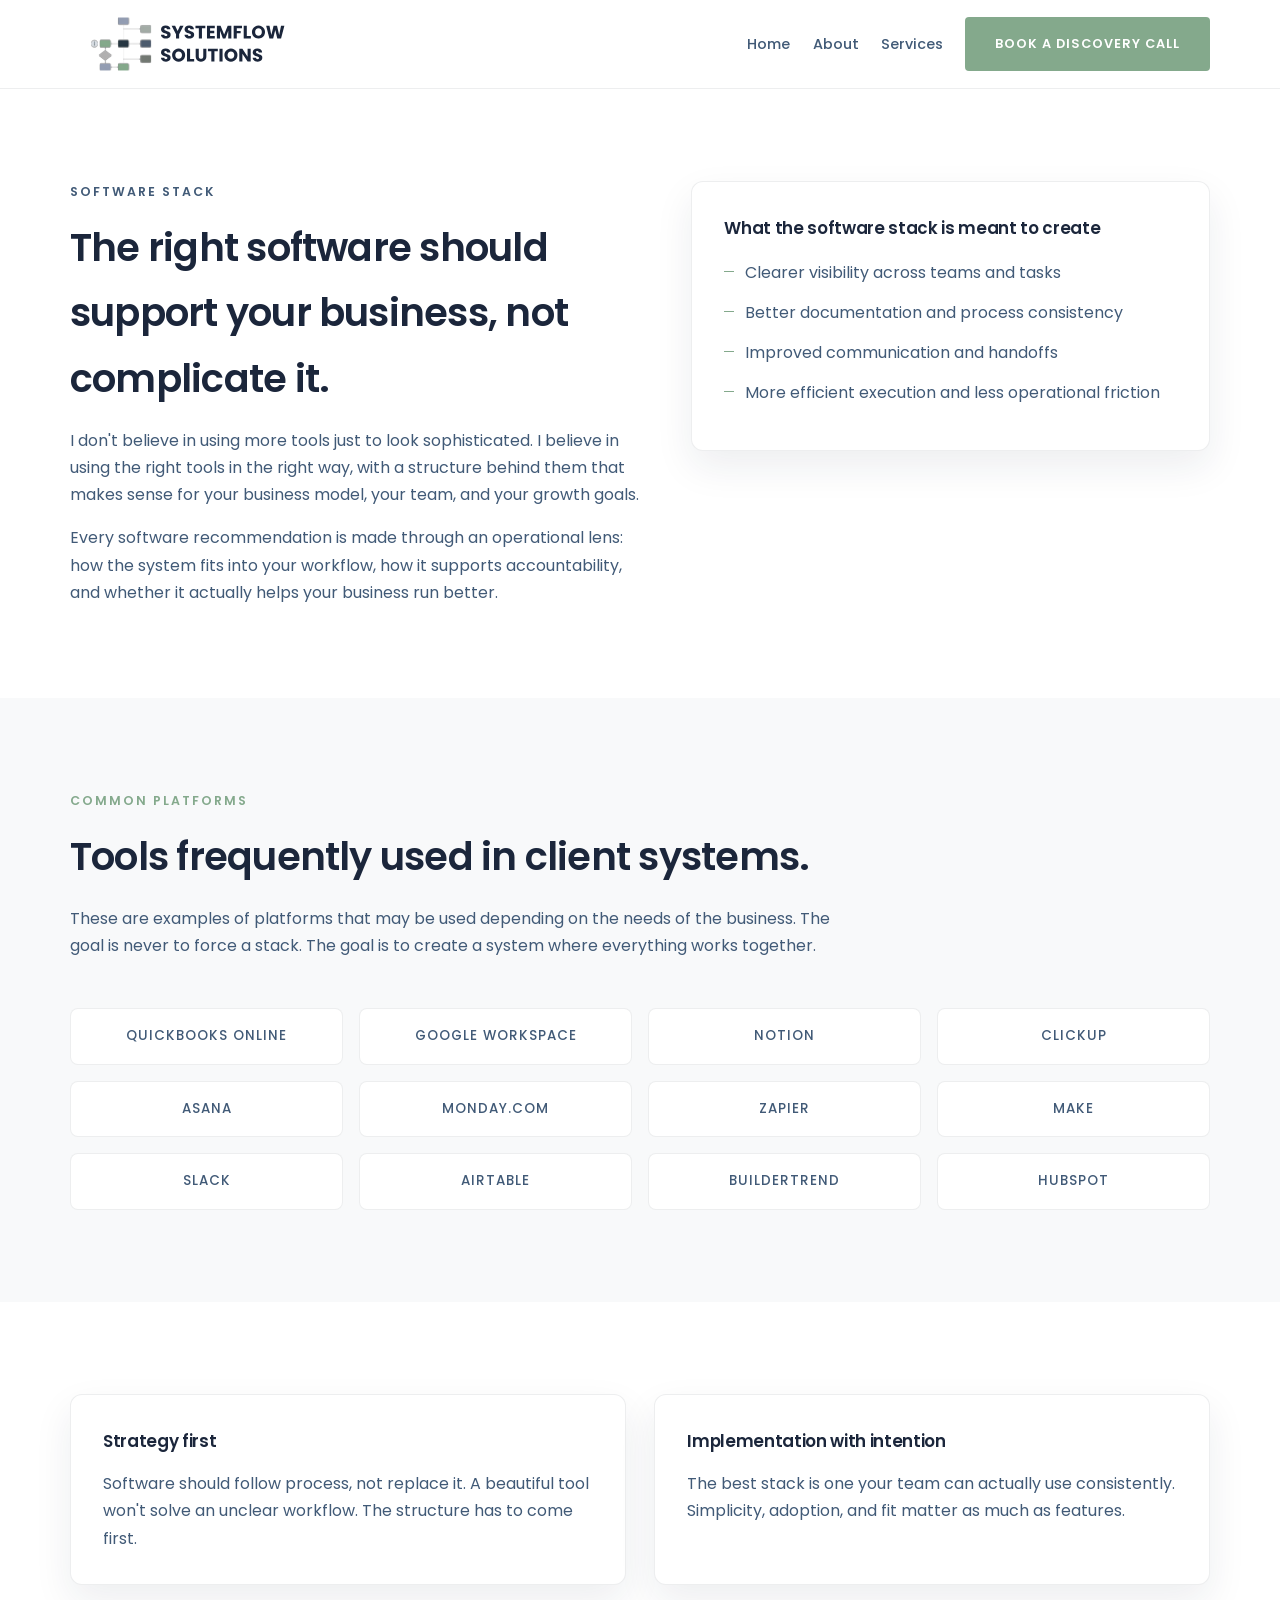
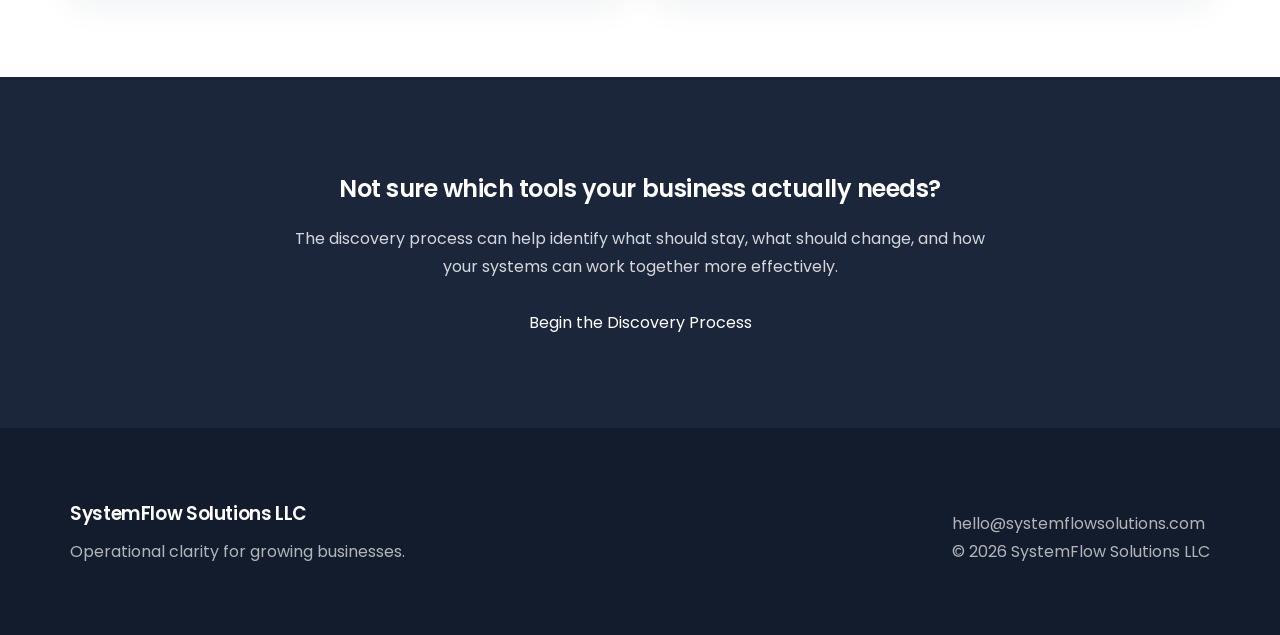
<file: software-stack.html>
<!DOCTYPE html>
<html lang="en">
<head>
  <meta charset="UTF-8">
  <meta name="viewport" content="width=device-width, initial-scale=1.0">
  <title>Software Stack | SystemFlow Solutions</title>
  <meta name="description" content="See the software and systems platforms used by SystemFlow Solutions to help businesses create clarity and efficiency.">
  <link rel="icon" type="image/png" href="favicon.png">
  <link rel="preconnect" href="https://fonts.googleapis.com">
  <link rel="preconnect" href="https://fonts.gstatic.com" crossorigin>
  <link href="https://fonts.googleapis.com/css2?family=Poppins:wght@300;400;500;600;700&display=swap" rel="stylesheet">
  <link rel="stylesheet" href="style.css">
</head>
<body>
  <nav>
    <div class="container nav-content">
      <a href="index.html" class="logo"><img src="logo.svg" alt="SystemFlow Solutions logo"></a>
      <div class="nav-links">
        <a href="index.html">Home</a>
        <a href="about.html">About</a>
        <a href="services.html">Services</a>
        <a href="discovery.html" class="btn">Book a Discovery Call</a>
      </div>
    </div>
  </nav>

  <section class="section-light">
    <div class="container split">
      <div class="copy">
        <p class="kicker">Software stack</p>
        <h1 class="section-title">The right software should support your business, not complicate it.</h1>
        <p>I don't believe in using more tools just to look sophisticated. I believe in using the right tools in the right way, with a structure behind them that makes sense for your business model, your team, and your growth goals.</p>
        <p>Every software recommendation is made through an operational lens: how the system fits into your workflow, how it supports accountability, and whether it actually helps your business run better.</p>
      </div>
      <div class="card">
        <h3>What the software stack is meant to create</h3>
        <ul class="list-clean">
          <li>Clearer visibility across teams and tasks</li>
          <li>Better documentation and process consistency</li>
          <li>Improved communication and handoffs</li>
          <li>More efficient execution and less operational friction</li>
        </ul>
      </div>
    </div>
  </section>

  <section class="section-muted">
    <div class="container">
      <p class="kicker">Common platforms</p>
      <h2 class="section-title">Tools frequently used in client systems.</h2>
      <p class="section-intro">These are examples of platforms that may be used depending on the needs of the business. The goal is never to force a stack. The goal is to create a system where everything works together.</p>
      <div class="stack-grid">
        <div class="stack-item">QuickBooks Online</div>
        <div class="stack-item">Google Workspace</div>
        <div class="stack-item">Notion</div>
        <div class="stack-item">ClickUp</div>
        <div class="stack-item">Asana</div>
        <div class="stack-item">Monday.com</div>
        <div class="stack-item">Zapier</div>
        <div class="stack-item">Make</div>
        <div class="stack-item">Slack</div>
        <div class="stack-item">Airtable</div>
        <div class="stack-item">Buildertrend</div>
        <div class="stack-item">HubSpot</div>
      </div>
    </div>
  </section>

  <section class="section-light">
    <div class="container grid-2">
      <div class="card">
        <h3>Strategy first</h3>
        <p>Software should follow process, not replace it. A beautiful tool won't solve an unclear workflow. The structure has to come first.</p>
      </div>
      <div class="card">
        <h3>Implementation with intention</h3>
        <p>The best stack is one your team can actually use consistently. Simplicity, adoption, and fit matter as much as features.</p>
      </div>
    </div>
  </section>

  <section class="cta-section">
    <div class="container">
      <h2>Not sure which tools your business actually needs?</h2>
      <p>The discovery process can help identify what should stay, what should change, and how your systems can work together more effectively.</p>
      <a href="discovery.html" class="btn">Begin the Discovery Process</a>
    </div>
  </section>

    <footer>
    <div class="container footer-grid">
      <div>
        <h3>SystemFlow Solutions LLC</h3>
        <p>Operational clarity for growing businesses.</p>
      </div>
      <div>
        <p>hello@systemflowsolutions.com</p>
        <p>© 2026 SystemFlow Solutions LLC</p>
      </div>
    </div>
  </footer>
</body>
</html>
</file>
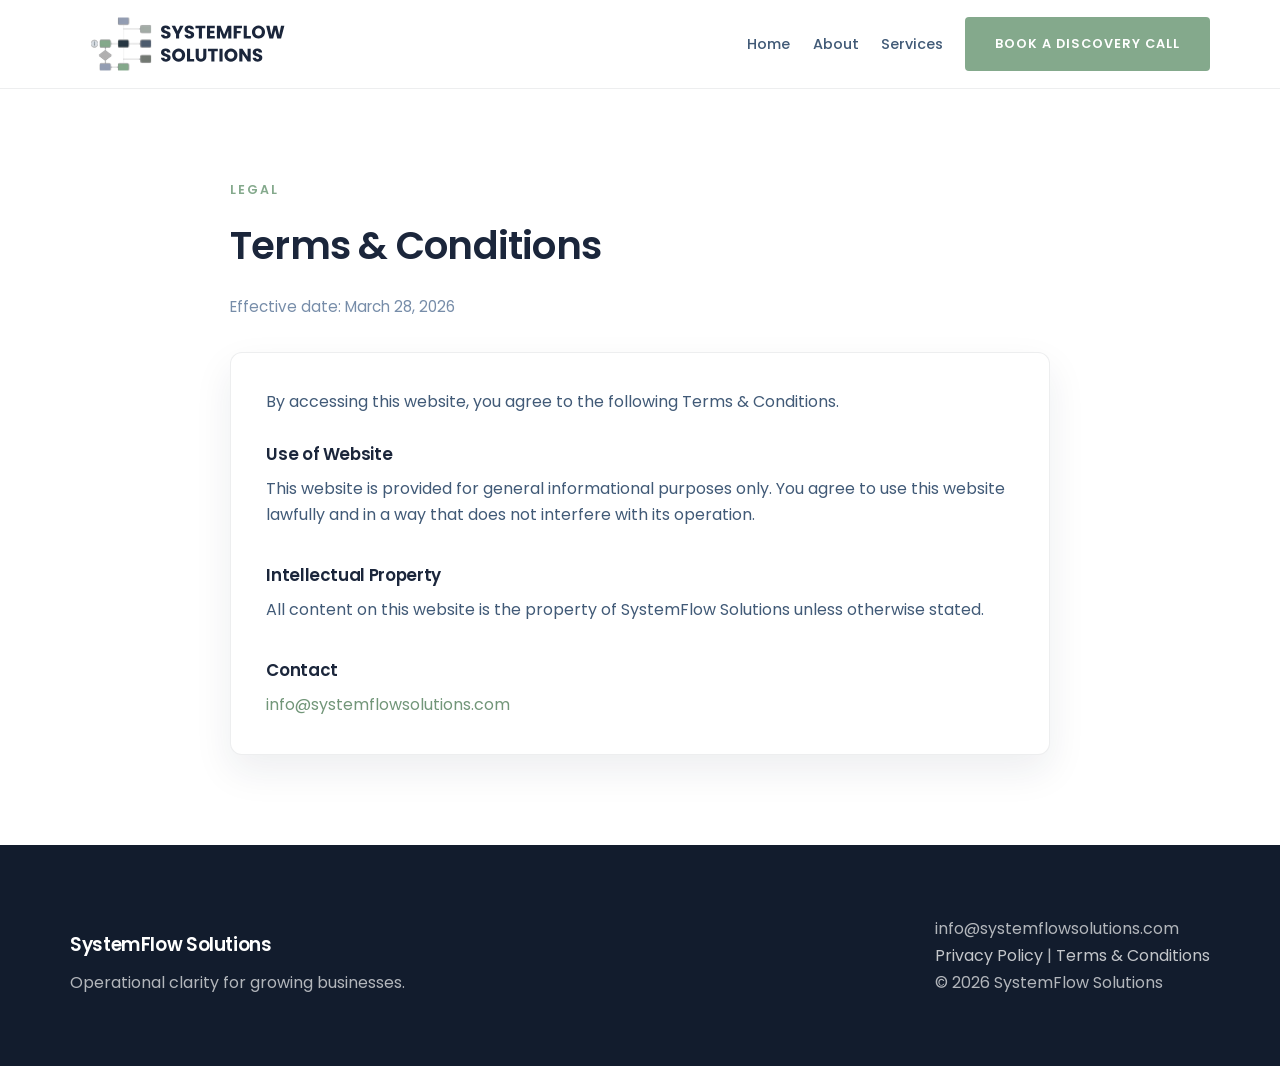
<file: terms.html>
<!DOCTYPE html>
<html lang="en">
<head>
  <meta charset="UTF-8">
  <meta name="viewport" content="width=device-width, initial-scale=1.0">
  <title>Terms &amp; Conditions | SystemFlow Solutions</title>
  <meta name="description" content="Terms & Conditions for SystemFlow Solutions.">
  <link rel="icon" type="image/png" href="favicon.png">
  <link rel="preconnect" href="https://fonts.googleapis.com">
  <link rel="preconnect" href="https://fonts.gstatic.com" crossorigin>
  <link href="https://fonts.googleapis.com/css2?family=Poppins:wght@300;400;500;600;700&display=swap" rel="stylesheet">
  <link rel="stylesheet" href="style.css">
</head>
<body>
  <nav>
    <div class="container nav-content">
      <a href="index.html" class="logo">
        <img src="logo.svg" alt="SystemFlow Solutions operations consulting for growing businesses">
      </a>
      <div class="nav-links">
        <a href="index.html">Home</a>
        <a href="about.html">About</a>
        <a href="services.html">Services</a>
        <a href="discovery.html" class="btn">Book a Discovery Call</a>
      </div>
    </div>
  </nav>

  <section class="section-light legal-page-wrap">
    <div class="container legal-page-container">
      <p class="kicker">Legal</p>
      <h1 class="section-title">Terms &amp; Conditions</h1>
      <p class="legal-date">Effective date: March 28, 2026</p>

      <div class="card legal-page-card">
        <p class="legal-lead">
          By accessing this website, you agree to the following Terms &amp; Conditions.
        </p>

        <div class="legal-item">
          <h3>Use of Website</h3>
          <p>
            This website is provided for general informational purposes only. You agree to use this website lawfully
            and in a way that does not interfere with its operation.
          </p>
        </div>

        <div class="legal-item">
          <h3>Intellectual Property</h3>
          <p>
            All content on this website is the property of SystemFlow Solutions unless otherwise stated.
          </p>
        </div>

        <div class="legal-item">
          <h3>Contact</h3>
          <p>
            <a href="mailto:info@systemflowsolutions.com">info@systemflowsolutions.com</a>
          </p>
        </div>
      </div>
    </div>
  </section>

  <footer>
    <div class="container footer-grid">
      <div>
        <h3>SystemFlow Solutions</h3>
        <p>Operational clarity for growing businesses.</p>
      </div>
      <div>
        <p>info@systemflowsolutions.com</p>
        <p><a href="privacy.html">Privacy Policy</a> | <a href="terms.html">Terms &amp; Conditions</a></p>
        <p>© 2026 SystemFlow Solutions</p>
      </div>
    </div>
  </footer>
</body>
</html>
</file>
<file: style.css>
:root {
  --navy: #1b263b;
  --slate: #415a77;
  --light-slate: #778da9;
  --sage: #84a98c;
  --sage-dark: #729679;
  --off-white: #f8f9fa;
  --white: #ffffff;
  --text-gray: #2d3436;
  --border: rgba(27, 38, 59, 0.08);
  --shadow: 0 16px 38px rgba(27, 38, 59, 0.08);
  --radius: 12px;
  --container: 1140px;
}

* {
  box-sizing: border-box;
  margin: 0;
  padding: 0;
}

html {
  scroll-behavior: smooth;
}

body {
  font-family: 'Poppins', sans-serif;
  background: var(--off-white);
  color: var(--text-gray);
  line-height: 1.7;
  -webkit-font-smoothing: antialiased;
}

img {
  max-width: 100%;
  display: block;
}

a {
  color: inherit;
  text-decoration: none;
}

ul {
  padding-left: 1.2rem;
}

h1, h2, h3, h4 {
  color: var(--navy);
  font-weight: 600;
  letter-spacing: -0.02em;
}

.container {
  width: min(100% - 2rem, var(--container));
  margin: 0 auto;
}

/* Navigation */

nav {
  position: sticky;
  top: 0;
  z-index: 100;
  background: rgba(255, 255, 255, 0.95);
  backdrop-filter: blur(8px);
  border-bottom: 1px solid var(--border);
}

.nav-content {
  display: flex;
  align-items: center;
  justify-content: space-between;
  gap: 1.5rem;
  min-height: 88px;
}

.logo img {
  height: 72px;
  width: auto;
  transition: opacity 0.25s ease;
}

.logo img:hover {
  opacity: 0.85;
}

.nav-links {
  display: flex;
  align-items: center;
  gap: 1.4rem;
  flex-wrap: wrap;
}

/* Regular nav links only */
.nav-links a:not(.btn) {
  font-size: 0.9rem;
  font-weight: 500;
  color: var(--slate);
  transition: color 0.25s ease;
  text-decoration: none;
}

.nav-links a:not(.btn):hover,
.nav-links a:not(.btn).active {
  color: var(--sage);
}

/* Button styles */
.nav-links a.btn,
.nav-links a.btn:link,
.nav-links a.btn:visited {
  display: inline-flex;
  align-items: center;
  justify-content: center;
  padding: 0.95rem 1.8rem;
  border-radius: 4px;
  background: var(--sage);
  color: #ffffff;
  font-size: 0.8rem;
  font-weight: 600;
  letter-spacing: 1px;
  text-transform: uppercase;
  text-decoration: none;
  transition: 0.25s ease;
  border: 1px solid transparent;
}

.nav-links a.btn:hover,
.nav-links a.btn:focus {
  background: var(--sage-dark);
  color: #ffffff;
  transform: translateY(-2px);
  box-shadow: 0 10px 24px rgba(132, 169, 140, 0.22);
}

.nav-links a.btn:active,
.nav-links a.btn.active,
.nav-links a.btn[aria-current="page"] {
  background: var(--sage-dark);
  color: #ffffff;
  transform: translateY(0);
  box-shadow: none;
}

/* Outline button */
.nav-links a.btn-outline,
.nav-links a.btn-outline:link,
.nav-links a.btn-outline:visited {
  background: transparent;
  color: var(--navy);
  border: 1px solid rgba(27, 38, 59, 0.14);
  text-decoration: none;
}

.nav-links a.btn-outline:hover,
.nav-links a.btn-outline:focus {
  background: white;
  color: var(--navy);
  transform: translateY(-2px);
  box-shadow: 0 10px 24px rgba(27, 38, 59, 0.08);
}

.nav-links a.btn-outline:active,
.nav-links a.btn-outline.active,
.nav-links a.btn-outline[aria-current="page"] {
  background: white;
  color: var(--navy);
  transform: translateY(0);
  box-shadow: none;
}

/* Hover */
a.btn:hover,
a.btn:focus {
  background: var(--sage-dark);
  color: #ffffff !important;
  transform: translateY(-2px);
  box-shadow: 0 10px 24px rgba(132, 169, 140, 0.22);
  text-decoration: none;
}

/* Click / pressed */
a.btn:active {
  background: var(--sage-dark);
  color: #ffffff !important;
  transform: translateY(0);
  box-shadow: none;
  text-decoration: none;
}

/* Outline button */
a.btn-outline,
a.btn-outline:link,
a.btn-outline:visited,
a.btn-outline:hover,
a.btn-outline:focus,
a.btn-outline:active {
  background: transparent;
  color: var(--navy) !important;
  border: 1px solid rgba(27, 38, 59, 0.14);
  text-decoration: none;
}

/* Outline hover */
a.btn-outline:hover,
a.btn-outline:focus {
  background: white;
  color: var(--navy) !important;
  transform: translateY(-2px);
  box-shadow: 0 10px 24px rgba(27, 38, 59, 0.08);
  text-decoration: none;
}

/* Outline click */
a.btn-outline:active {
  background: white;
  color: var(--navy) !important;
  transform: translateY(0);
  box-shadow: none;
  text-decoration: none;
}

/* If your nav system adds an "active" class to the current page link */
a.btn.active,
a.btn[aria-current="page"] {
  background: var(--sage-dark);
  color: #ffffff !important;
}

a.btn-outline.active,
a.btn-outline[aria-current="page"] {
  background: white;
  color: var(--navy) !important;
}

/* Hero */

.hero {
  padding: 120px 0 100px;
  background: linear-gradient(135deg, var(--navy) 0%, #24344e 100%);
  color: white;
}

.hero-grid {
  display: grid;
  grid-template-columns: 1.15fr 0.85fr;
  gap: 3rem;
  align-items: center;
}

.eyebrow {
  color: rgba(255, 255, 255, 0.78);
  text-transform: uppercase;
  letter-spacing: 2px;
  font-size: 0.78rem;
  font-weight: 500;
  margin-bottom: 1rem;
}

.hero h1 {
  color: white;
  font-size: clamp(2.6rem, 5vw, 4.3rem);
  line-height: 1.1;
  margin-bottom: 1.2rem;
  max-width: 11ch;
}

.hero p {
  font-size: 1.08rem;
  max-width: 640px;
  opacity: 0.9;
  font-weight: 300;
}

.hero-actions {
  display: flex;
  flex-wrap: wrap;
  gap: 1rem;
  margin-top: 2rem;
}

.hero-card {
  background: rgba(255, 255, 255, 0.08);
  border: 1px solid rgba(255, 255, 255, 0.12);
  border-radius: var(--radius);
  padding: 2rem;
  box-shadow: var(--shadow);
}

.hero-card h3 {
  color: white;
  margin-bottom: 1rem;
  font-size: 1rem;
  text-transform: uppercase;
  letter-spacing: 1px;
}

.hero-card ul {
  list-style: none;
  padding-left: 0;
}

.hero-card li {
  padding: 0.8rem 0;
  border-bottom: 1px solid rgba(255, 255, 255, 0.14);
  color: rgba(255, 255, 255, 0.9);
}

.hero-card li:last-child {
  border-bottom: 0;
}

/* Sections */

section {
  padding: 92px 0;
}

.section-light {
  background: white;
}

.section-muted {
  background: var(--off-white);
}

.section-title {
  font-size: clamp(1.8rem, 3vw, 2.6rem);
  margin-bottom: 1rem;
}

.section-intro {
  max-width: 760px;
  color: var(--slate);
  margin-bottom: 3rem;
}

.kicker {
  text-transform: uppercase;
  letter-spacing: 2px;
  font-size: 0.78rem;
  color: var(--sage);
  margin-bottom: 0.8rem;
  font-weight: 600;
}

/* Grids and cards */

.grid-3 {
  display: grid;
  grid-template-columns: repeat(3, 1fr);
  gap: 1.6rem;
}

.grid-2 {
  display: grid;
  grid-template-columns: repeat(2, 1fr);
  gap: 1.8rem;
}

.card {
  background: white;
  border: 1px solid var(--border);
  border-radius: var(--radius);
  padding: 2rem;
  box-shadow: var(--shadow);
}

.card h3 {
  font-size: 1.05rem;
  margin-bottom: 0.9rem;
}

.card p,
.card li {
  color: var(--slate);
}

.card ul {
  margin-top: 1rem;
}

/* Band section */

.band {
  background: #eef2f0;
  border-top: 1px solid rgba(27, 38, 59, 0.06);
  border-bottom: 1px solid rgba(27, 38, 59, 0.06);
}

.band-grid {
  display: grid;
  grid-template-columns: repeat(3, 1fr);
  gap: 1.5rem;
}

.band-item {
  background: var(--white);
  border: 1px solid var(--border);
  border-radius: var(--radius);
  padding: 1.5rem;
  box-shadow: var(--shadow);
  transition: 0.25s ease;
  position: relative;
  overflow: hidden;
}

.band-item:hover {
  transform: translateY(-3px);
  box-shadow: 0 20px 40px rgba(27, 38, 59, 0.12);
}

.band-item strong {
  display: block;
  color: var(--navy);
  margin-bottom: 0.4rem;
  font-size: 0.95rem;
}

.band-item span {
  color: var(--slate);
  font-size: 0.9rem;
  line-height: 1.5;
}

.band-item::before {
  content: "";
  position: absolute;
  top: 0;
  left: 0;
  height: 3px;
  width: 100%;
  background: var(--sage);
}

/* Lists and layout */

.list-clean {
  list-style: none;
  padding-left: 0;
}

.list-clean li {
  position: relative;
  padding-left: 1.3rem;
  margin-bottom: 0.8rem;
  color: var(--slate);
}

.list-clean li::before {
  content: '';
  position: absolute;
  left: 0;
  top: 0.78rem;
  width: 10px;
  height: 1px;
  background: var(--sage);
}

.split {
  display: grid;
  grid-template-columns: 1.05fr 0.95fr;
  gap: 3rem;
  align-items: start;
}

.copy p + p {
  margin-top: 1rem;
}

.copy p {
  color: var(--slate);
}

/* Service blocks */

.service-block {
  padding: 2rem;
  border-radius: var(--radius);
  background: white;
  border: 1px solid var(--border);
  box-shadow: var(--shadow);
}

.service-block h3 {
  margin-bottom: 0.8rem;
}

.service-block p {
  color: var(--slate);
}

.service-block ul {
  margin-top: 1rem;
}

.service-block + .service-block {
  margin-top: 1.4rem;
}

/* Stack */

.stack-grid {
  display: grid;
  grid-template-columns: repeat(4, 1fr);
  gap: 1rem;
  margin-top: 1.5rem;
}

.stack-item {
  text-align: center;
  background: white;
  border: 1px solid var(--border);
  padding: 1rem;
  border-radius: 8px;
  color: var(--slate);
  font-size: 0.84rem;
  font-weight: 500;
  text-transform: uppercase;
  letter-spacing: 1px;
}

/* CTA section */

.cta-section {
  background: var(--navy);
  color: white;
  text-align: center;
}

.cta-section h2 {
  color: white;
  margin-bottom: 1rem;
}

.cta-section p {
  max-width: 720px;
  margin: 0 auto 1.8rem;
  color: rgba(255, 255, 255, 0.82);
}

/* Forms */

.form-wrap {
  background: white;
  border: 1px solid var(--border);
  border-radius: var(--radius);
  box-shadow: var(--shadow);
  padding: 2rem;
}

.form-grid {
  display: grid;
  grid-template-columns: repeat(2, 1fr);
  gap: 1.2rem;
}

.form-field {
  display: flex;
  flex-direction: column;
}

.form-field.full {
  grid-column: 1 / -1;
}

label {
  margin-bottom: 0.45rem;
  color: var(--navy);
  font-size: 0.88rem;
  font-weight: 600;
}

input,
select,
textarea {
  font: inherit;
  border: 1px solid rgba(27, 38, 59, 0.14);
  border-radius: 8px;
  padding: 0.9rem 1rem;
  background: #fff;
  color: var(--text-gray);
}

input:focus,
select:focus,
textarea:focus {
  outline: 2px solid rgba(132, 169, 140, 0.24);
  border-color: var(--sage);
}

small.note {
  display: block;
  color: var(--light-slate);
  margin-top: 1rem;
}

/* Calendly */

.calendly-shell {
  background: var(--white);
  border: 1px solid var(--border);
  border-radius: var(--radius);
  box-shadow: var(--shadow);
  padding: 1.5rem;
}

.calendly-inline-widget {
  min-width: 320px;
  height: 850px;
  border-radius: 8px;
  overflow: hidden;
}

.discovery-intro {
  max-width: 720px;
}

.discovery-note {
  margin-top: 1.5rem;
  text-align: center;
  color: var(--slate);
  max-width: 760px;
  margin-left: auto;
  margin-right: auto;
  font-size: 0.95rem;
}

.expectation-card h3 {
  margin-bottom: 1rem;
}

.expectation-card .list-clean li:last-child {
  margin-bottom: 0;
}

/* Legal pages */

.legal-page-wrap {
  padding: 90px 0;
}

.legal-page-container {
  max-width: 820px;
}

.legal-date {
  color: var(--light-slate);
  margin-bottom: 2rem;
  font-size: 0.95rem;
}

.legal-page-card {
  padding: 2.2rem;
}

.legal-lead {
  color: var(--slate);
  margin-bottom: 1.5rem;
}

.legal-item + .legal-item {
  margin-top: 2rem;
}

.legal-item h3 {
  font-size: 1.05rem;
  color: var(--navy);
  margin-bottom: 0.5rem;
}

.legal-item p {
  margin: 0;
  color: var(--slate);
  line-height: 1.65;
}

.legal-page-card a {
  color: var(--sage-dark);
  text-decoration: none;
}

.legal-page-card a:hover {
  text-decoration: underline;
}

/* Footer */

footer {
  background: #121c2d;
  color: white;
  padding: 70px 0;
}

.footer-grid {
  display: flex;
  justify-content: space-between;
  gap: 2rem;
  align-items: flex-end;
}

.footer-grid p {
  color: rgba(255, 255, 255, 0.68);
}

.footer-grid h3 {
  color: white;
  margin-bottom: 0.5rem;
}

footer a {
  color: rgba(255, 255, 255, 0.75);
}

footer a:hover {
  color: white;
}

/* Responsive */

@media (max-width: 980px) {
  .hero-grid,
  .grid-3,
  .grid-2,
  .split,
  .band-grid,
  .stack-grid,
  .form-grid {
    grid-template-columns: 1fr;
  }
}

@media (max-width: 768px) {
  .nav-content {
    flex-direction: column;
    align-items: flex-start;
    padding: 1rem 0;
  }

  .nav-links {
    gap: 0.9rem;
  }

  .logo img {
    height: 60px;
  }

  .hero {
    padding: 90px 0 80px;
  }

  section {
    padding: 74px 0;
  }

  .hero-actions {
    flex-direction: column;
    align-items: stretch;
  }

  .btn {
    width: 100%;
  }

  .footer-grid {
    flex-direction: column;
    align-items: flex-start;
  }

  .calendly-shell {
    padding: 0.75rem;
  }

  .calendly-inline-widget {
    height: 720px;
  }
}
</file>
